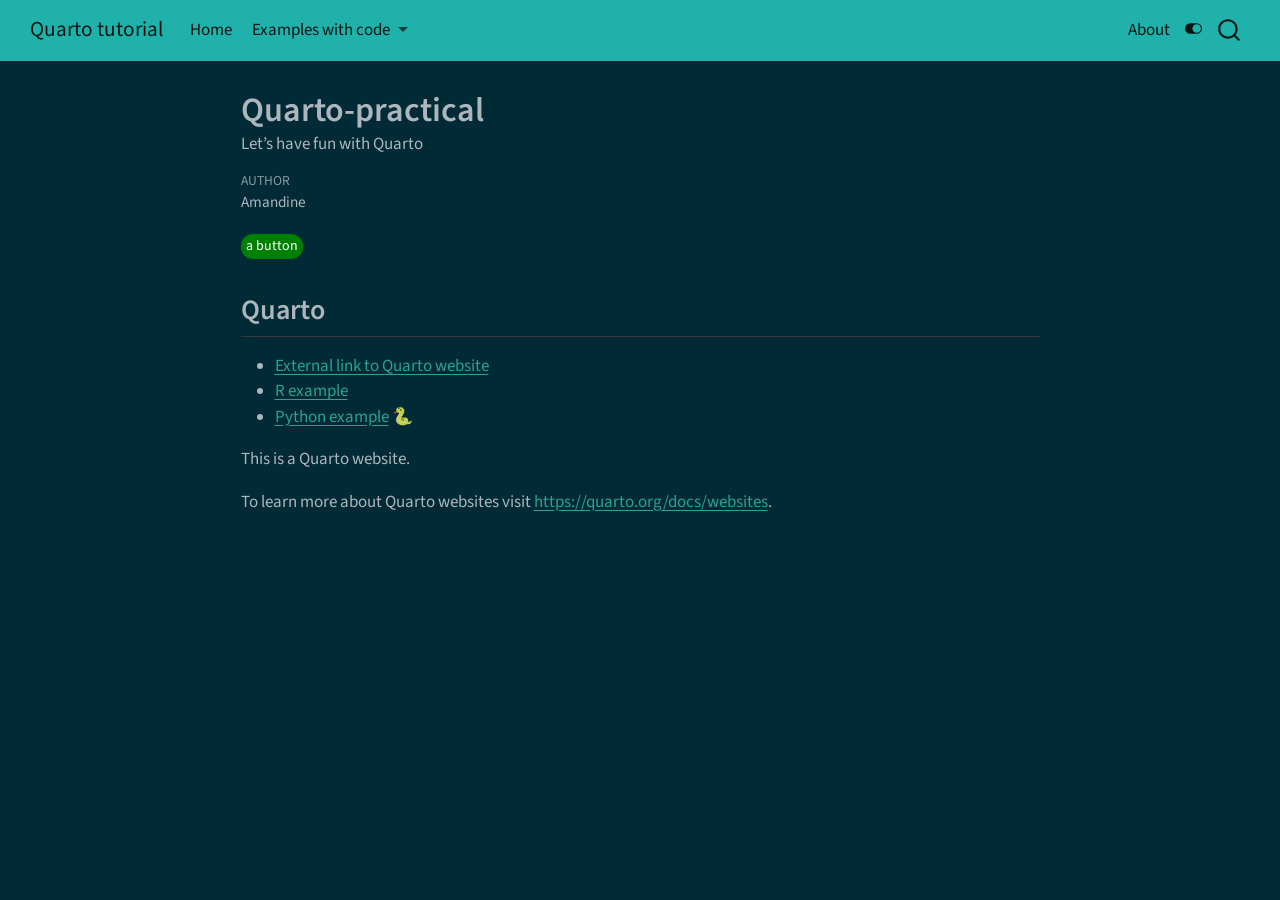
<file: index.html>
<!DOCTYPE html>
<html xmlns="http://www.w3.org/1999/xhtml" lang="en" xml:lang="en"><head>

<meta charset="utf-8">
<meta name="generator" content="quarto-1.9.37">

<meta name="viewport" content="width=device-width, initial-scale=1.0, user-scalable=yes">

<meta name="author" content="Amandine">
<meta name="description" content="Let’s have fun with Quarto">

<title>Quarto-practical – Quarto tutorial</title>
<style>
/* Default styles provided by pandoc.
** See https://pandoc.org/MANUAL.html#variables-for-html for config info.
*/
code{white-space: pre-wrap;}
span.smallcaps{font-variant: small-caps;}
div.columns{display: flex; gap: min(4vw, 1.5em);}
div.column{flex: auto; overflow-x: auto;}
div.hanging-indent{margin-left: 1.5em; text-indent: -1.5em;}
ul.task-list{list-style: none;}
ul.task-list li input[type="checkbox"] {
  width: 0.8em;
  margin: 0 0.8em 0.2em -1em; /* quarto-specific, see https://github.com/quarto-dev/quarto-cli/issues/4556 */ 
  vertical-align: middle;
}
</style>


<script src="site_libs/quarto-nav/quarto-nav.js"></script>
<script src="site_libs/quarto-nav/headroom.min.js"></script>
<script src="site_libs/clipboard/clipboard.min.js"></script>
<script src="site_libs/quarto-search/autocomplete.umd.js"></script>
<script src="site_libs/quarto-search/fuse.min.js"></script>
<script src="site_libs/quarto-search/quarto-search.js"></script>
<meta name="quarto:offset" content="./">
<script src="site_libs/quarto-html/quarto.js" type="module"></script>
<script src="site_libs/quarto-html/tabsets/tabsets.js" type="module"></script>
<script src="site_libs/quarto-html/popper.min.js"></script>
<script src="site_libs/quarto-html/tippy.umd.min.js"></script>
<script src="site_libs/quarto-html/anchor.min.js"></script>
<link href="site_libs/quarto-html/tippy.css" rel="stylesheet">
<link href="site_libs/quarto-html/quarto-syntax-highlighting-7f8f88aac4f3542376d5c11b86a4c14d.css" rel="stylesheet" class="quarto-color-scheme" id="quarto-text-highlighting-styles">
<link href="site_libs/quarto-html/quarto-syntax-highlighting-dark-d0ae9245876894da5ac7e18953ecc5cc.css" rel="stylesheet" class="quarto-color-scheme quarto-color-alternate" id="quarto-text-highlighting-styles">
<script src="site_libs/bootstrap/bootstrap.min.js"></script>
<link href="site_libs/bootstrap/bootstrap-icons.css" rel="stylesheet">
<link href="site_libs/bootstrap/bootstrap-a82d735f97e97ad919152502495f6e5d.min.css" rel="stylesheet" append-hash="true" class="quarto-color-scheme" id="quarto-bootstrap" data-mode="light">
<link href="site_libs/bootstrap/bootstrap-dark-4e848d2a3b6e5cbc6b2a62671a5d84ec.min.css" rel="stylesheet" append-hash="true" class="quarto-color-scheme quarto-color-alternate" id="quarto-bootstrap" data-mode="dark">
<script id="quarto-search-options" type="application/json">{
  "location": "navbar",
  "copy-button": false,
  "collapse-after": 3,
  "panel-placement": "end",
  "type": "overlay",
  "limit": 50,
  "keyboard-shortcut": [
    "f",
    "/",
    "s"
  ],
  "show-item-context": false,
  "language": {
    "search-no-results-text": "No results",
    "search-matching-documents-text": "matching documents",
    "search-copy-link-title": "Copy link to search",
    "search-hide-matches-text": "Hide additional matches",
    "search-more-match-text": "more match in this document",
    "search-more-matches-text": "more matches in this document",
    "search-clear-button-title": "Clear",
    "search-text-placeholder": "",
    "search-detached-cancel-button-title": "Cancel",
    "search-submit-button-title": "Submit",
    "search-label": "Search"
  }
}</script>


<link rel="stylesheet" href="styles.css">
</head>

<body class="nav-fixed fullcontent quarto-dark"><script id="quarto-html-before-body" type="application/javascript">
    const toggleBodyColorMode = (bsSheetEl) => {
      const mode = bsSheetEl.getAttribute("data-mode");
      const bodyEl = window.document.querySelector("body");
      if (mode === "dark") {
        bodyEl.classList.add("quarto-dark");
        bodyEl.classList.remove("quarto-light");
      } else {
        bodyEl.classList.add("quarto-light");
        bodyEl.classList.remove("quarto-dark");
      }
    }
    const toggleBodyColorPrimary = () => {
      const bsSheetEl = window.document.querySelector("link#quarto-bootstrap:not([rel=disabled-stylesheet])");
      if (bsSheetEl) {
        toggleBodyColorMode(bsSheetEl);
      }
    }
    const setColorSchemeToggle = (alternate) => {
      const toggles = window.document.querySelectorAll('.quarto-color-scheme-toggle');
      for (let i=0; i < toggles.length; i++) {
        const toggle = toggles[i];
        if (toggle) {
          if (alternate) {
            toggle.classList.add("alternate");
          } else {
            toggle.classList.remove("alternate");
          }
        }
      }
    };
    const toggleColorMode = (alternate) => {
      // Switch the stylesheets
      const primaryStylesheets = window.document.querySelectorAll('link.quarto-color-scheme:not(.quarto-color-alternate)');
      const alternateStylesheets = window.document.querySelectorAll('link.quarto-color-scheme.quarto-color-alternate');
      manageTransitions('#quarto-margin-sidebar .nav-link', false);
      if (alternate) {
        // note: dark is layered on light, we don't disable primary!
        enableStylesheet(alternateStylesheets);
        for (const sheetNode of alternateStylesheets) {
          if (sheetNode.id === "quarto-bootstrap") {
            toggleBodyColorMode(sheetNode);
          }
        }
      } else {
        disableStylesheet(alternateStylesheets);
        enableStylesheet(primaryStylesheets)
        toggleBodyColorPrimary();
      }
      manageTransitions('#quarto-margin-sidebar .nav-link', true);
      // Switch the toggles
      setColorSchemeToggle(alternate)
      // Hack to workaround the fact that safari doesn't
      // properly recolor the scrollbar when toggling (#1455)
      if (navigator.userAgent.indexOf('Safari') > 0 && navigator.userAgent.indexOf('Chrome') == -1) {
        manageTransitions("body", false);
        window.scrollTo(0, 1);
        setTimeout(() => {
          window.scrollTo(0, 0);
          manageTransitions("body", true);
        }, 40);
      }
    }
    const disableStylesheet = (stylesheets) => {
      for (let i=0; i < stylesheets.length; i++) {
        const stylesheet = stylesheets[i];
        stylesheet.rel = 'disabled-stylesheet';
      }
    }
    const enableStylesheet = (stylesheets) => {
      for (let i=0; i < stylesheets.length; i++) {
        const stylesheet = stylesheets[i];
        if(stylesheet.rel !== 'stylesheet') { // for Chrome, which will still FOUC without this check
          stylesheet.rel = 'stylesheet';
        }
      }
    }
    const manageTransitions = (selector, allowTransitions) => {
      const els = window.document.querySelectorAll(selector);
      for (let i=0; i < els.length; i++) {
        const el = els[i];
        if (allowTransitions) {
          el.classList.remove('notransition');
        } else {
          el.classList.add('notransition');
        }
      }
    }
    const isFileUrl = () => {
      return window.location.protocol === 'file:';
    }
    const hasAlternateSentinel = () => {
      let styleSentinel = getColorSchemeSentinel();
      if (styleSentinel !== null) {
        return styleSentinel === "alternate";
      } else {
        return false;
      }
    }
    const setStyleSentinel = (alternate) => {
      const value = alternate ? "alternate" : "default";
      if (!isFileUrl()) {
        window.localStorage.setItem("quarto-color-scheme", value);
      } else {
        localAlternateSentinel = value;
      }
    }
    const getColorSchemeSentinel = () => {
      if (!isFileUrl()) {
        const storageValue = window.localStorage.getItem("quarto-color-scheme");
        return storageValue != null ? storageValue : localAlternateSentinel;
      } else {
        return localAlternateSentinel;
      }
    }
    const toggleGiscusIfUsed = (isAlternate, darkModeDefault) => {
      const baseTheme = document.querySelector('#giscus-base-theme')?.value ?? 'light';
      const alternateTheme = document.querySelector('#giscus-alt-theme')?.value ?? 'dark';
      let newTheme = '';
      if(authorPrefersDark) {
        newTheme = isAlternate ? baseTheme : alternateTheme;
      } else {
        newTheme = isAlternate ? alternateTheme : baseTheme;
      }
      const changeGiscusTheme = () => {
        // From: https://github.com/giscus/giscus/issues/336
        const sendMessage = (message) => {
          const iframe = document.querySelector('iframe.giscus-frame');
          if (!iframe) return;
          iframe.contentWindow.postMessage({ giscus: message }, 'https://giscus.app');
        }
        sendMessage({
          setConfig: {
            theme: newTheme
          }
        });
      }
      const isGiscussLoaded = window.document.querySelector('iframe.giscus-frame') !== null;
      if (isGiscussLoaded) {
        changeGiscusTheme();
      }
    };
    const authorPrefersDark = true;
    const darkModeDefault = authorPrefersDark;
    let localAlternateSentinel = darkModeDefault ? 'alternate' : 'default';
    // Dark / light mode switch
    window.quartoToggleColorScheme = () => {
      // Read the current dark / light value
      let toAlternate = !hasAlternateSentinel();
      toggleColorMode(toAlternate);
      setStyleSentinel(toAlternate);
      toggleGiscusIfUsed(toAlternate, darkModeDefault);
      window.dispatchEvent(new Event('resize'));
    };
    // Switch to dark mode if need be
    if (hasAlternateSentinel()) {
      toggleColorMode(true);
    } else {
      toggleColorMode(false);
    }
  </script>

<div id="quarto-search-results"></div>
  <header id="quarto-header" class="headroom fixed-top">
    <nav class="navbar navbar-expand-lg " data-bs-theme="dark">
      <div class="navbar-container container-fluid">
      <div class="navbar-brand-container mx-auto">
    <a class="navbar-brand" href="./index.html">
    <span class="navbar-title">Quarto tutorial</span>
    </a>
  </div>
            <div id="quarto-search" class="" title="Search"></div>
          <button class="navbar-toggler" type="button" data-bs-toggle="collapse" data-bs-target="#navbarCollapse" aria-controls="navbarCollapse" role="menu" aria-expanded="false" aria-label="Toggle navigation" onclick="if (window.quartoToggleHeadroom) { window.quartoToggleHeadroom(); }">
  <span class="navbar-toggler-icon"></span>
</button>
          <div class="collapse navbar-collapse" id="navbarCollapse">
            <ul class="navbar-nav navbar-nav-scroll me-auto">
  <li class="nav-item">
    <a class="nav-link active" href="./index.html" aria-current="page"> 
<span class="menu-text">Home</span></a>
  </li>  
  <li class="nav-item dropdown ">
    <a class="nav-link dropdown-toggle" href="#" id="nav-menu-examples-with-code" role="link" data-bs-toggle="dropdown" aria-expanded="false">
 <span class="menu-text">Examples with code</span>
    </a>
    <ul class="dropdown-menu" aria-labelledby="nav-menu-examples-with-code">    
        <li>
    <a class="dropdown-item" href="./doc/r.html">
 <span class="dropdown-text">R code</span></a>
  </li>  
        <li>
    <a class="dropdown-item" href="./doc/python.html">
 <span class="dropdown-text">Python code</span></a>
  </li>  
    </ul>
  </li>
</ul>
            <ul class="navbar-nav navbar-nav-scroll ms-auto">
  <li class="nav-item">
    <a class="nav-link" href="./about.html"> 
<span class="menu-text">About</span></a>
  </li>  
</ul>
          </div> <!-- /navcollapse -->
            <div class="quarto-navbar-tools">
  <a href="" class="quarto-color-scheme-toggle quarto-navigation-tool  px-1" onclick="window.quartoToggleColorScheme(); return false;" title="Toggle dark mode"><i class="bi"></i></a>
</div>
      </div> <!-- /container-fluid -->
    </nav>
</header>
<!-- content -->
<div id="quarto-content" class="quarto-container page-columns page-rows-contents page-layout-article page-navbar">
<!-- sidebar -->
<!-- margin-sidebar -->
    
<!-- main -->
<main class="content" id="quarto-document-content">


<header id="title-block-header" class="quarto-title-block default">
<div class="quarto-title">
<h1 class="title">Quarto-practical</h1>
</div>

<div>
  <div class="description">
    Let’s have fun with Quarto
  </div>
</div>


<div class="quarto-title-meta">

    <div>
    <div class="quarto-title-meta-heading">Author</div>
    <div class="quarto-title-meta-contents">
             <p>Amandine </p>
          </div>
  </div>
    
  
    
  </div>
  


</header>


<p><span class="green-button">a button</span></p>
<section id="quarto" class="level2">
<h2 class="anchored" data-anchor-id="quarto">Quarto</h2>
<ul>
<li><a href="https://quarto.org/" target="_blank">External link to Quarto website</a></li>
<li><a href="./doc/r.html">R example</a></li>
<li><a href="./doc/python.html">Python example</a> <span class="emoji" data-emoji="snake">🐍</span></li>
</ul>
<p>This is a Quarto website.</p>
<p>To learn more about Quarto websites visit <a href="https://quarto.org/docs/websites" class="uri">https://quarto.org/docs/websites</a>.</p>


</section>

</main> <!-- /main -->
<script id="quarto-html-after-body" type="application/javascript">
  window.document.addEventListener("DOMContentLoaded", function (event) {
    // Ensure there is a toggle, if there isn't float one in the top right
    if (window.document.querySelector('.quarto-color-scheme-toggle') === null) {
      const a = window.document.createElement('a');
      a.classList.add('top-right');
      a.classList.add('quarto-color-scheme-toggle');
      a.href = "";
      a.onclick = function() { try { window.quartoToggleColorScheme(); } catch {} return false; };
      const i = window.document.createElement("i");
      i.classList.add('bi');
      a.appendChild(i);
      window.document.body.appendChild(a);
    }
    setColorSchemeToggle(hasAlternateSentinel())
    const icon = "";
    const anchorJS = new window.AnchorJS();
    anchorJS.options = {
      placement: 'right',
      icon: icon
    };
    anchorJS.add('.anchored');
    const isCodeAnnotation = (el) => {
      for (const clz of el.classList) {
        if (clz.startsWith('code-annotation-')) {                     
          return true;
        }
      }
      return false;
    }
    const onCopySuccess = function(e) {
      // button target
      const button = e.trigger;
      // don't keep focus
      button.blur();
      // flash "checked"
      button.classList.add('code-copy-button-checked');
      var currentTitle = button.getAttribute("title");
      button.setAttribute("title", "Copied!");
      let tooltip;
      if (window.bootstrap) {
        button.setAttribute("data-bs-toggle", "tooltip");
        button.setAttribute("data-bs-placement", "left");
        button.setAttribute("data-bs-title", "Copied!");
        tooltip = new bootstrap.Tooltip(button, 
          { trigger: "manual", 
            customClass: "code-copy-button-tooltip",
            offset: [0, -8]});
        tooltip.show();    
      }
      setTimeout(function() {
        if (tooltip) {
          tooltip.hide();
          button.removeAttribute("data-bs-title");
          button.removeAttribute("data-bs-toggle");
          button.removeAttribute("data-bs-placement");
        }
        button.setAttribute("title", currentTitle);
        button.classList.remove('code-copy-button-checked');
      }, 1000);
      // clear code selection
      e.clearSelection();
    }
    const getTextToCopy = function(trigger) {
      const outerScaffold = trigger.parentElement.cloneNode(true);
      const codeEl = outerScaffold.querySelector('code');
      for (const childEl of codeEl.children) {
        if (isCodeAnnotation(childEl)) {
          childEl.remove();
        }
      }
      return codeEl.innerText;
    }
    const clipboard = new window.ClipboardJS('.code-copy-button:not([data-in-quarto-modal])', {
      text: getTextToCopy
    });
    clipboard.on('success', onCopySuccess);
    if (window.document.getElementById('quarto-embedded-source-code-modal')) {
      const clipboardModal = new window.ClipboardJS('.code-copy-button[data-in-quarto-modal]', {
        text: getTextToCopy,
        container: window.document.getElementById('quarto-embedded-source-code-modal')
      });
      clipboardModal.on('success', onCopySuccess);
    }
      var localhostRegex = new RegExp(/^(?:http|https):\/\/localhost\:?[0-9]*\//);
      var mailtoRegex = new RegExp(/^mailto:/);
        var filterRegex = new RegExp("https:\/\/amandinelfgs\.github\.io\/Quarto-practical\/");
      var isInternal = (href) => {
          return filterRegex.test(href) || localhostRegex.test(href) || mailtoRegex.test(href);
      }
      // Inspect non-navigation links and adorn them if external
     var links = window.document.querySelectorAll('a[href]:not(.nav-link):not(.navbar-brand):not(.toc-action):not(.sidebar-link):not(.sidebar-item-toggle):not(.pagination-link):not(.no-external):not([aria-hidden]):not(.dropdown-item):not(.quarto-navigation-tool):not(.about-link)');
      for (var i=0; i<links.length; i++) {
        const link = links[i];
        if (!isInternal(link.href)) {
          // undo the damage that might have been done by quarto-nav.js in the case of
          // links that we want to consider external
          if (link.dataset.originalHref !== undefined) {
            link.href = link.dataset.originalHref;
          }
        }
      }
    function tippyHover(el, contentFn, onTriggerFn, onUntriggerFn) {
      const config = {
        allowHTML: true,
        maxWidth: 500,
        delay: 100,
        arrow: false,
        appendTo: function(el) {
            return el.parentElement;
        },
        interactive: true,
        interactiveBorder: 10,
        theme: 'quarto',
        placement: 'bottom-start',
      };
      if (contentFn) {
        config.content = contentFn;
      }
      if (onTriggerFn) {
        config.onTrigger = onTriggerFn;
      }
      if (onUntriggerFn) {
        config.onUntrigger = onUntriggerFn;
      }
      window.tippy(el, config); 
    }
    const noterefs = window.document.querySelectorAll('a[role="doc-noteref"]');
    for (var i=0; i<noterefs.length; i++) {
      const ref = noterefs[i];
      tippyHover(ref, function() {
        // use id or data attribute instead here
        let href = ref.getAttribute('data-footnote-href') || ref.getAttribute('href');
        try { href = new URL(href).hash; } catch {}
        const id = href.replace(/^#\/?/, "");
        const note = window.document.getElementById(id);
        if (note) {
          return note.innerHTML;
        } else {
          return "";
        }
      });
    }
    const xrefs = window.document.querySelectorAll('a.quarto-xref');
    const processXRef = (id, note) => {
      // Strip column container classes
      const stripColumnClz = (el) => {
        el.classList.remove("page-full", "page-columns");
        if (el.children) {
          for (const child of el.children) {
            stripColumnClz(child);
          }
        }
      }
      stripColumnClz(note)
      if (id === null || id.startsWith('sec-')) {
        // Special case sections, only their first couple elements
        const container = document.createElement("div");
        if (note.children && note.children.length > 2) {
          container.appendChild(note.children[0].cloneNode(true));
          for (let i = 1; i < note.children.length; i++) {
            const child = note.children[i];
            if (child.tagName === "P" && child.innerText === "") {
              continue;
            } else {
              container.appendChild(child.cloneNode(true));
              break;
            }
          }
          if (window.Quarto?.typesetMath) {
            window.Quarto.typesetMath(container);
          }
          return container.innerHTML
        } else {
          if (window.Quarto?.typesetMath) {
            window.Quarto.typesetMath(note);
          }
          return note.innerHTML;
        }
      } else {
        // Remove any anchor links if they are present
        const anchorLink = note.querySelector('a.anchorjs-link');
        if (anchorLink) {
          anchorLink.remove();
        }
        if (window.Quarto?.typesetMath) {
          window.Quarto.typesetMath(note);
        }
        if (note.classList.contains("callout")) {
          return note.outerHTML;
        } else {
          return note.innerHTML;
        }
      }
    }
    for (var i=0; i<xrefs.length; i++) {
      const xref = xrefs[i];
      tippyHover(xref, undefined, function(instance) {
        instance.disable();
        let url = xref.getAttribute('href');
        let hash = undefined; 
        if (url.startsWith('#')) {
          hash = url;
        } else {
          try { hash = new URL(url).hash; } catch {}
        }
        if (hash) {
          const id = hash.replace(/^#\/?/, "");
          const note = window.document.getElementById(id);
          if (note !== null) {
            try {
              const html = processXRef(id, note.cloneNode(true));
              instance.setContent(html);
            } finally {
              instance.enable();
              instance.show();
            }
          } else {
            // See if we can fetch this
            fetch(url.split('#')[0])
            .then(res => res.text())
            .then(html => {
              const parser = new DOMParser();
              const htmlDoc = parser.parseFromString(html, "text/html");
              const note = htmlDoc.getElementById(id);
              if (note !== null) {
                const html = processXRef(id, note);
                instance.setContent(html);
              } 
            }).finally(() => {
              instance.enable();
              instance.show();
            });
          }
        } else {
          // See if we can fetch a full url (with no hash to target)
          // This is a special case and we should probably do some content thinning / targeting
          fetch(url)
          .then(res => res.text())
          .then(html => {
            const parser = new DOMParser();
            const htmlDoc = parser.parseFromString(html, "text/html");
            const note = htmlDoc.querySelector('main.content');
            if (note !== null) {
              // This should only happen for chapter cross references
              // (since there is no id in the URL)
              // remove the first header
              if (note.children.length > 0 && note.children[0].tagName === "HEADER") {
                note.children[0].remove();
              }
              const html = processXRef(null, note);
              instance.setContent(html);
            } 
          }).finally(() => {
            instance.enable();
            instance.show();
          });
        }
      }, function(instance) {
      });
    }
        let selectedAnnoteEl;
        const selectorForAnnotation = ( cell, annotation) => {
          let cellAttr = 'data-code-cell="' + cell + '"';
          let lineAttr = 'data-code-annotation="' +  annotation + '"';
          const selector = 'span[' + cellAttr + '][' + lineAttr + ']';
          return selector;
        }
        const selectCodeLines = (annoteEl) => {
          const doc = window.document;
          const targetCell = annoteEl.getAttribute("data-target-cell");
          const targetAnnotation = annoteEl.getAttribute("data-target-annotation");
          const annoteSpan = window.document.querySelector(selectorForAnnotation(targetCell, targetAnnotation));
          const lines = annoteSpan.getAttribute("data-code-lines").split(",");
          const lineIds = lines.map((line) => {
            return targetCell + "-" + line;
          })
          let top = null;
          let height = null;
          let parent = null;
          if (lineIds.length > 0) {
              //compute the position of the single el (top and bottom and make a div)
              const el = window.document.getElementById(lineIds[0]);
              top = el.offsetTop;
              height = el.offsetHeight;
              parent = el.parentElement.parentElement;
            if (lineIds.length > 1) {
              const lastEl = window.document.getElementById(lineIds[lineIds.length - 1]);
              const bottom = lastEl.offsetTop + lastEl.offsetHeight;
              height = bottom - top;
            }
            if (top !== null && height !== null && parent !== null) {
              // cook up a div (if necessary) and position it 
              let div = window.document.getElementById("code-annotation-line-highlight");
              if (div === null) {
                div = window.document.createElement("div");
                div.setAttribute("id", "code-annotation-line-highlight");
                div.style.position = 'absolute';
                parent.appendChild(div);
              }
              div.style.top = top - 2 + "px";
              div.style.height = height + 4 + "px";
              div.style.left = 0;
              let gutterDiv = window.document.getElementById("code-annotation-line-highlight-gutter");
              if (gutterDiv === null) {
                gutterDiv = window.document.createElement("div");
                gutterDiv.setAttribute("id", "code-annotation-line-highlight-gutter");
                gutterDiv.style.position = 'absolute';
                const codeCell = window.document.getElementById(targetCell);
                const gutter = codeCell.querySelector('.code-annotation-gutter');
                gutter.appendChild(gutterDiv);
              }
              gutterDiv.style.top = top - 2 + "px";
              gutterDiv.style.height = height + 4 + "px";
            }
            selectedAnnoteEl = annoteEl;
          }
        };
        const unselectCodeLines = () => {
          const elementsIds = ["code-annotation-line-highlight", "code-annotation-line-highlight-gutter"];
          elementsIds.forEach((elId) => {
            const div = window.document.getElementById(elId);
            if (div) {
              div.remove();
            }
          });
          selectedAnnoteEl = undefined;
        };
          // Handle positioning of the toggle
      window.addEventListener(
        "resize",
        throttle(() => {
          elRect = undefined;
          if (selectedAnnoteEl) {
            selectCodeLines(selectedAnnoteEl);
          }
        }, 10)
      );
      function throttle(fn, ms) {
      let throttle = false;
      let timer;
        return (...args) => {
          if(!throttle) { // first call gets through
              fn.apply(this, args);
              throttle = true;
          } else { // all the others get throttled
              if(timer) clearTimeout(timer); // cancel #2
              timer = setTimeout(() => {
                fn.apply(this, args);
                timer = throttle = false;
              }, ms);
          }
        };
      }
        // Attach click handler to the DT
        const annoteDls = window.document.querySelectorAll('dt[data-target-cell]');
        for (const annoteDlNode of annoteDls) {
          annoteDlNode.addEventListener('click', (event) => {
            const clickedEl = event.target;
            if (clickedEl !== selectedAnnoteEl) {
              unselectCodeLines();
              const activeEl = window.document.querySelector('dt[data-target-cell].code-annotation-active');
              if (activeEl) {
                activeEl.classList.remove('code-annotation-active');
              }
              selectCodeLines(clickedEl);
              clickedEl.classList.add('code-annotation-active');
            } else {
              // Unselect the line
              unselectCodeLines();
              clickedEl.classList.remove('code-annotation-active');
            }
          });
        }
    const findCites = (el) => {
      const parentEl = el.parentElement;
      if (parentEl) {
        const cites = parentEl.dataset.cites;
        if (cites) {
          return {
            el,
            cites: cites.split(' ')
          };
        } else {
          return findCites(el.parentElement)
        }
      } else {
        return undefined;
      }
    };
    var bibliorefs = window.document.querySelectorAll('a[role="doc-biblioref"]');
    for (var i=0; i<bibliorefs.length; i++) {
      const ref = bibliorefs[i];
      const citeInfo = findCites(ref);
      if (citeInfo) {
        tippyHover(citeInfo.el, function() {
          var popup = window.document.createElement('div');
          citeInfo.cites.forEach(function(cite) {
            var citeDiv = window.document.createElement('div');
            citeDiv.classList.add('hanging-indent');
            citeDiv.classList.add('csl-entry');
            var biblioDiv = window.document.getElementById('ref-' + cite);
            if (biblioDiv) {
              citeDiv.innerHTML = biblioDiv.innerHTML;
            }
            popup.appendChild(citeDiv);
          });
          return popup.innerHTML;
        });
      }
    }
  });
  </script>
</div> <!-- /content -->




</body></html>
</file>
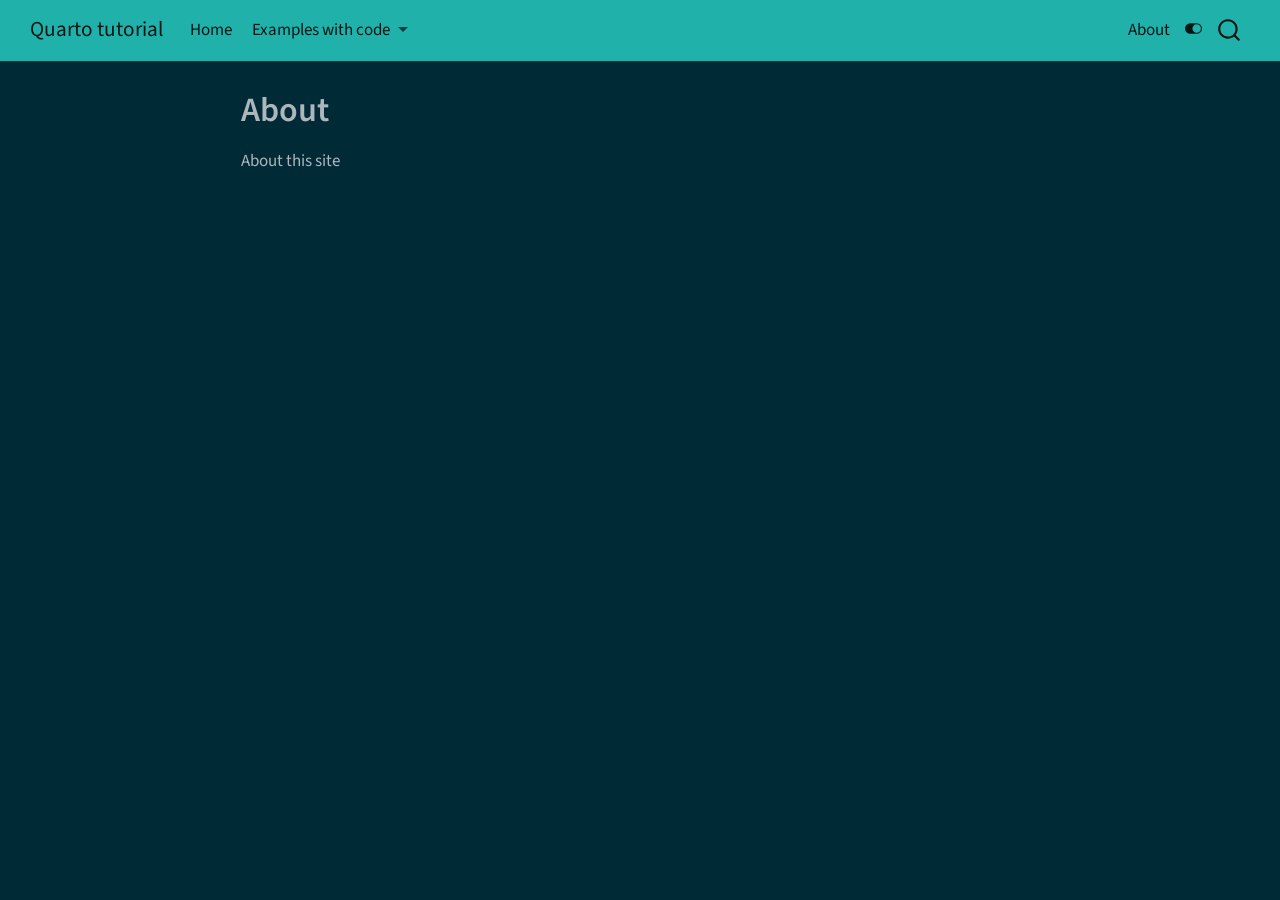
<file: about.html>
<!DOCTYPE html>
<html xmlns="http://www.w3.org/1999/xhtml" lang="en" xml:lang="en"><head>

<meta charset="utf-8">
<meta name="generator" content="quarto-1.9.37">

<meta name="viewport" content="width=device-width, initial-scale=1.0, user-scalable=yes">


<title>About – Quarto tutorial</title>
<style>
/* Default styles provided by pandoc.
** See https://pandoc.org/MANUAL.html#variables-for-html for config info.
*/
code{white-space: pre-wrap;}
span.smallcaps{font-variant: small-caps;}
div.columns{display: flex; gap: min(4vw, 1.5em);}
div.column{flex: auto; overflow-x: auto;}
div.hanging-indent{margin-left: 1.5em; text-indent: -1.5em;}
ul.task-list{list-style: none;}
ul.task-list li input[type="checkbox"] {
  width: 0.8em;
  margin: 0 0.8em 0.2em -1em; /* quarto-specific, see https://github.com/quarto-dev/quarto-cli/issues/4556 */ 
  vertical-align: middle;
}
</style>


<script src="site_libs/quarto-nav/quarto-nav.js"></script>
<script src="site_libs/quarto-nav/headroom.min.js"></script>
<script src="site_libs/clipboard/clipboard.min.js"></script>
<script src="site_libs/quarto-search/autocomplete.umd.js"></script>
<script src="site_libs/quarto-search/fuse.min.js"></script>
<script src="site_libs/quarto-search/quarto-search.js"></script>
<meta name="quarto:offset" content="./">
<script src="site_libs/quarto-html/quarto.js" type="module"></script>
<script src="site_libs/quarto-html/tabsets/tabsets.js" type="module"></script>
<script src="site_libs/quarto-html/popper.min.js"></script>
<script src="site_libs/quarto-html/tippy.umd.min.js"></script>
<script src="site_libs/quarto-html/anchor.min.js"></script>
<link href="site_libs/quarto-html/tippy.css" rel="stylesheet">
<link href="site_libs/quarto-html/quarto-syntax-highlighting-7f8f88aac4f3542376d5c11b86a4c14d.css" rel="stylesheet" class="quarto-color-scheme" id="quarto-text-highlighting-styles">
<link href="site_libs/quarto-html/quarto-syntax-highlighting-dark-d0ae9245876894da5ac7e18953ecc5cc.css" rel="stylesheet" class="quarto-color-scheme quarto-color-alternate" id="quarto-text-highlighting-styles">
<script src="site_libs/bootstrap/bootstrap.min.js"></script>
<link href="site_libs/bootstrap/bootstrap-icons.css" rel="stylesheet">
<link href="site_libs/bootstrap/bootstrap-a82d735f97e97ad919152502495f6e5d.min.css" rel="stylesheet" append-hash="true" class="quarto-color-scheme" id="quarto-bootstrap" data-mode="light">
<link href="site_libs/bootstrap/bootstrap-dark-4e848d2a3b6e5cbc6b2a62671a5d84ec.min.css" rel="stylesheet" append-hash="true" class="quarto-color-scheme quarto-color-alternate" id="quarto-bootstrap" data-mode="dark">
<script id="quarto-search-options" type="application/json">{
  "location": "navbar",
  "copy-button": false,
  "collapse-after": 3,
  "panel-placement": "end",
  "type": "overlay",
  "limit": 50,
  "keyboard-shortcut": [
    "f",
    "/",
    "s"
  ],
  "show-item-context": false,
  "language": {
    "search-no-results-text": "No results",
    "search-matching-documents-text": "matching documents",
    "search-copy-link-title": "Copy link to search",
    "search-hide-matches-text": "Hide additional matches",
    "search-more-match-text": "more match in this document",
    "search-more-matches-text": "more matches in this document",
    "search-clear-button-title": "Clear",
    "search-text-placeholder": "",
    "search-detached-cancel-button-title": "Cancel",
    "search-submit-button-title": "Submit",
    "search-label": "Search"
  }
}</script>


<link rel="stylesheet" href="styles.css">
</head>

<body class="nav-fixed fullcontent quarto-dark"><script id="quarto-html-before-body" type="application/javascript">
    const toggleBodyColorMode = (bsSheetEl) => {
      const mode = bsSheetEl.getAttribute("data-mode");
      const bodyEl = window.document.querySelector("body");
      if (mode === "dark") {
        bodyEl.classList.add("quarto-dark");
        bodyEl.classList.remove("quarto-light");
      } else {
        bodyEl.classList.add("quarto-light");
        bodyEl.classList.remove("quarto-dark");
      }
    }
    const toggleBodyColorPrimary = () => {
      const bsSheetEl = window.document.querySelector("link#quarto-bootstrap:not([rel=disabled-stylesheet])");
      if (bsSheetEl) {
        toggleBodyColorMode(bsSheetEl);
      }
    }
    const setColorSchemeToggle = (alternate) => {
      const toggles = window.document.querySelectorAll('.quarto-color-scheme-toggle');
      for (let i=0; i < toggles.length; i++) {
        const toggle = toggles[i];
        if (toggle) {
          if (alternate) {
            toggle.classList.add("alternate");
          } else {
            toggle.classList.remove("alternate");
          }
        }
      }
    };
    const toggleColorMode = (alternate) => {
      // Switch the stylesheets
      const primaryStylesheets = window.document.querySelectorAll('link.quarto-color-scheme:not(.quarto-color-alternate)');
      const alternateStylesheets = window.document.querySelectorAll('link.quarto-color-scheme.quarto-color-alternate');
      manageTransitions('#quarto-margin-sidebar .nav-link', false);
      if (alternate) {
        // note: dark is layered on light, we don't disable primary!
        enableStylesheet(alternateStylesheets);
        for (const sheetNode of alternateStylesheets) {
          if (sheetNode.id === "quarto-bootstrap") {
            toggleBodyColorMode(sheetNode);
          }
        }
      } else {
        disableStylesheet(alternateStylesheets);
        enableStylesheet(primaryStylesheets)
        toggleBodyColorPrimary();
      }
      manageTransitions('#quarto-margin-sidebar .nav-link', true);
      // Switch the toggles
      setColorSchemeToggle(alternate)
      // Hack to workaround the fact that safari doesn't
      // properly recolor the scrollbar when toggling (#1455)
      if (navigator.userAgent.indexOf('Safari') > 0 && navigator.userAgent.indexOf('Chrome') == -1) {
        manageTransitions("body", false);
        window.scrollTo(0, 1);
        setTimeout(() => {
          window.scrollTo(0, 0);
          manageTransitions("body", true);
        }, 40);
      }
    }
    const disableStylesheet = (stylesheets) => {
      for (let i=0; i < stylesheets.length; i++) {
        const stylesheet = stylesheets[i];
        stylesheet.rel = 'disabled-stylesheet';
      }
    }
    const enableStylesheet = (stylesheets) => {
      for (let i=0; i < stylesheets.length; i++) {
        const stylesheet = stylesheets[i];
        if(stylesheet.rel !== 'stylesheet') { // for Chrome, which will still FOUC without this check
          stylesheet.rel = 'stylesheet';
        }
      }
    }
    const manageTransitions = (selector, allowTransitions) => {
      const els = window.document.querySelectorAll(selector);
      for (let i=0; i < els.length; i++) {
        const el = els[i];
        if (allowTransitions) {
          el.classList.remove('notransition');
        } else {
          el.classList.add('notransition');
        }
      }
    }
    const isFileUrl = () => {
      return window.location.protocol === 'file:';
    }
    const hasAlternateSentinel = () => {
      let styleSentinel = getColorSchemeSentinel();
      if (styleSentinel !== null) {
        return styleSentinel === "alternate";
      } else {
        return false;
      }
    }
    const setStyleSentinel = (alternate) => {
      const value = alternate ? "alternate" : "default";
      if (!isFileUrl()) {
        window.localStorage.setItem("quarto-color-scheme", value);
      } else {
        localAlternateSentinel = value;
      }
    }
    const getColorSchemeSentinel = () => {
      if (!isFileUrl()) {
        const storageValue = window.localStorage.getItem("quarto-color-scheme");
        return storageValue != null ? storageValue : localAlternateSentinel;
      } else {
        return localAlternateSentinel;
      }
    }
    const toggleGiscusIfUsed = (isAlternate, darkModeDefault) => {
      const baseTheme = document.querySelector('#giscus-base-theme')?.value ?? 'light';
      const alternateTheme = document.querySelector('#giscus-alt-theme')?.value ?? 'dark';
      let newTheme = '';
      if(authorPrefersDark) {
        newTheme = isAlternate ? baseTheme : alternateTheme;
      } else {
        newTheme = isAlternate ? alternateTheme : baseTheme;
      }
      const changeGiscusTheme = () => {
        // From: https://github.com/giscus/giscus/issues/336
        const sendMessage = (message) => {
          const iframe = document.querySelector('iframe.giscus-frame');
          if (!iframe) return;
          iframe.contentWindow.postMessage({ giscus: message }, 'https://giscus.app');
        }
        sendMessage({
          setConfig: {
            theme: newTheme
          }
        });
      }
      const isGiscussLoaded = window.document.querySelector('iframe.giscus-frame') !== null;
      if (isGiscussLoaded) {
        changeGiscusTheme();
      }
    };
    const authorPrefersDark = true;
    const darkModeDefault = authorPrefersDark;
    let localAlternateSentinel = darkModeDefault ? 'alternate' : 'default';
    // Dark / light mode switch
    window.quartoToggleColorScheme = () => {
      // Read the current dark / light value
      let toAlternate = !hasAlternateSentinel();
      toggleColorMode(toAlternate);
      setStyleSentinel(toAlternate);
      toggleGiscusIfUsed(toAlternate, darkModeDefault);
      window.dispatchEvent(new Event('resize'));
    };
    // Switch to dark mode if need be
    if (hasAlternateSentinel()) {
      toggleColorMode(true);
    } else {
      toggleColorMode(false);
    }
  </script>

<div id="quarto-search-results"></div>
  <header id="quarto-header" class="headroom fixed-top">
    <nav class="navbar navbar-expand-lg " data-bs-theme="dark">
      <div class="navbar-container container-fluid">
      <div class="navbar-brand-container mx-auto">
    <a class="navbar-brand" href="./index.html">
    <span class="navbar-title">Quarto tutorial</span>
    </a>
  </div>
            <div id="quarto-search" class="" title="Search"></div>
          <button class="navbar-toggler" type="button" data-bs-toggle="collapse" data-bs-target="#navbarCollapse" aria-controls="navbarCollapse" role="menu" aria-expanded="false" aria-label="Toggle navigation" onclick="if (window.quartoToggleHeadroom) { window.quartoToggleHeadroom(); }">
  <span class="navbar-toggler-icon"></span>
</button>
          <div class="collapse navbar-collapse" id="navbarCollapse">
            <ul class="navbar-nav navbar-nav-scroll me-auto">
  <li class="nav-item">
    <a class="nav-link" href="./index.html"> 
<span class="menu-text">Home</span></a>
  </li>  
  <li class="nav-item dropdown ">
    <a class="nav-link dropdown-toggle" href="#" id="nav-menu-examples-with-code" role="link" data-bs-toggle="dropdown" aria-expanded="false">
 <span class="menu-text">Examples with code</span>
    </a>
    <ul class="dropdown-menu" aria-labelledby="nav-menu-examples-with-code">    
        <li>
    <a class="dropdown-item" href="./doc/r.html">
 <span class="dropdown-text">R code</span></a>
  </li>  
        <li>
    <a class="dropdown-item" href="./doc/python.html">
 <span class="dropdown-text">Python code</span></a>
  </li>  
    </ul>
  </li>
</ul>
            <ul class="navbar-nav navbar-nav-scroll ms-auto">
  <li class="nav-item">
    <a class="nav-link active" href="./about.html" aria-current="page"> 
<span class="menu-text">About</span></a>
  </li>  
</ul>
          </div> <!-- /navcollapse -->
            <div class="quarto-navbar-tools">
  <a href="" class="quarto-color-scheme-toggle quarto-navigation-tool  px-1" onclick="window.quartoToggleColorScheme(); return false;" title="Toggle dark mode"><i class="bi"></i></a>
</div>
      </div> <!-- /container-fluid -->
    </nav>
</header>
<!-- content -->
<div id="quarto-content" class="quarto-container page-columns page-rows-contents page-layout-article page-navbar">
<!-- sidebar -->
<!-- margin-sidebar -->
    
<!-- main -->
<main class="content" id="quarto-document-content">


<header id="title-block-header" class="quarto-title-block default">
<div class="quarto-title">
<h1 class="title">About</h1>
</div>



<div class="quarto-title-meta">

    
  
    
  </div>
  


</header>


<p>About this site</p>



</main> <!-- /main -->
<script id="quarto-html-after-body" type="application/javascript">
  window.document.addEventListener("DOMContentLoaded", function (event) {
    // Ensure there is a toggle, if there isn't float one in the top right
    if (window.document.querySelector('.quarto-color-scheme-toggle') === null) {
      const a = window.document.createElement('a');
      a.classList.add('top-right');
      a.classList.add('quarto-color-scheme-toggle');
      a.href = "";
      a.onclick = function() { try { window.quartoToggleColorScheme(); } catch {} return false; };
      const i = window.document.createElement("i");
      i.classList.add('bi');
      a.appendChild(i);
      window.document.body.appendChild(a);
    }
    setColorSchemeToggle(hasAlternateSentinel())
    const icon = "";
    const anchorJS = new window.AnchorJS();
    anchorJS.options = {
      placement: 'right',
      icon: icon
    };
    anchorJS.add('.anchored');
    const isCodeAnnotation = (el) => {
      for (const clz of el.classList) {
        if (clz.startsWith('code-annotation-')) {                     
          return true;
        }
      }
      return false;
    }
    const onCopySuccess = function(e) {
      // button target
      const button = e.trigger;
      // don't keep focus
      button.blur();
      // flash "checked"
      button.classList.add('code-copy-button-checked');
      var currentTitle = button.getAttribute("title");
      button.setAttribute("title", "Copied!");
      let tooltip;
      if (window.bootstrap) {
        button.setAttribute("data-bs-toggle", "tooltip");
        button.setAttribute("data-bs-placement", "left");
        button.setAttribute("data-bs-title", "Copied!");
        tooltip = new bootstrap.Tooltip(button, 
          { trigger: "manual", 
            customClass: "code-copy-button-tooltip",
            offset: [0, -8]});
        tooltip.show();    
      }
      setTimeout(function() {
        if (tooltip) {
          tooltip.hide();
          button.removeAttribute("data-bs-title");
          button.removeAttribute("data-bs-toggle");
          button.removeAttribute("data-bs-placement");
        }
        button.setAttribute("title", currentTitle);
        button.classList.remove('code-copy-button-checked');
      }, 1000);
      // clear code selection
      e.clearSelection();
    }
    const getTextToCopy = function(trigger) {
      const outerScaffold = trigger.parentElement.cloneNode(true);
      const codeEl = outerScaffold.querySelector('code');
      for (const childEl of codeEl.children) {
        if (isCodeAnnotation(childEl)) {
          childEl.remove();
        }
      }
      return codeEl.innerText;
    }
    const clipboard = new window.ClipboardJS('.code-copy-button:not([data-in-quarto-modal])', {
      text: getTextToCopy
    });
    clipboard.on('success', onCopySuccess);
    if (window.document.getElementById('quarto-embedded-source-code-modal')) {
      const clipboardModal = new window.ClipboardJS('.code-copy-button[data-in-quarto-modal]', {
        text: getTextToCopy,
        container: window.document.getElementById('quarto-embedded-source-code-modal')
      });
      clipboardModal.on('success', onCopySuccess);
    }
      var localhostRegex = new RegExp(/^(?:http|https):\/\/localhost\:?[0-9]*\//);
      var mailtoRegex = new RegExp(/^mailto:/);
        var filterRegex = new RegExp("https:\/\/amandinelfgs\.github\.io\/Quarto-practical\/");
      var isInternal = (href) => {
          return filterRegex.test(href) || localhostRegex.test(href) || mailtoRegex.test(href);
      }
      // Inspect non-navigation links and adorn them if external
     var links = window.document.querySelectorAll('a[href]:not(.nav-link):not(.navbar-brand):not(.toc-action):not(.sidebar-link):not(.sidebar-item-toggle):not(.pagination-link):not(.no-external):not([aria-hidden]):not(.dropdown-item):not(.quarto-navigation-tool):not(.about-link)');
      for (var i=0; i<links.length; i++) {
        const link = links[i];
        if (!isInternal(link.href)) {
          // undo the damage that might have been done by quarto-nav.js in the case of
          // links that we want to consider external
          if (link.dataset.originalHref !== undefined) {
            link.href = link.dataset.originalHref;
          }
        }
      }
    function tippyHover(el, contentFn, onTriggerFn, onUntriggerFn) {
      const config = {
        allowHTML: true,
        maxWidth: 500,
        delay: 100,
        arrow: false,
        appendTo: function(el) {
            return el.parentElement;
        },
        interactive: true,
        interactiveBorder: 10,
        theme: 'quarto',
        placement: 'bottom-start',
      };
      if (contentFn) {
        config.content = contentFn;
      }
      if (onTriggerFn) {
        config.onTrigger = onTriggerFn;
      }
      if (onUntriggerFn) {
        config.onUntrigger = onUntriggerFn;
      }
      window.tippy(el, config); 
    }
    const noterefs = window.document.querySelectorAll('a[role="doc-noteref"]');
    for (var i=0; i<noterefs.length; i++) {
      const ref = noterefs[i];
      tippyHover(ref, function() {
        // use id or data attribute instead here
        let href = ref.getAttribute('data-footnote-href') || ref.getAttribute('href');
        try { href = new URL(href).hash; } catch {}
        const id = href.replace(/^#\/?/, "");
        const note = window.document.getElementById(id);
        if (note) {
          return note.innerHTML;
        } else {
          return "";
        }
      });
    }
    const xrefs = window.document.querySelectorAll('a.quarto-xref');
    const processXRef = (id, note) => {
      // Strip column container classes
      const stripColumnClz = (el) => {
        el.classList.remove("page-full", "page-columns");
        if (el.children) {
          for (const child of el.children) {
            stripColumnClz(child);
          }
        }
      }
      stripColumnClz(note)
      if (id === null || id.startsWith('sec-')) {
        // Special case sections, only their first couple elements
        const container = document.createElement("div");
        if (note.children && note.children.length > 2) {
          container.appendChild(note.children[0].cloneNode(true));
          for (let i = 1; i < note.children.length; i++) {
            const child = note.children[i];
            if (child.tagName === "P" && child.innerText === "") {
              continue;
            } else {
              container.appendChild(child.cloneNode(true));
              break;
            }
          }
          if (window.Quarto?.typesetMath) {
            window.Quarto.typesetMath(container);
          }
          return container.innerHTML
        } else {
          if (window.Quarto?.typesetMath) {
            window.Quarto.typesetMath(note);
          }
          return note.innerHTML;
        }
      } else {
        // Remove any anchor links if they are present
        const anchorLink = note.querySelector('a.anchorjs-link');
        if (anchorLink) {
          anchorLink.remove();
        }
        if (window.Quarto?.typesetMath) {
          window.Quarto.typesetMath(note);
        }
        if (note.classList.contains("callout")) {
          return note.outerHTML;
        } else {
          return note.innerHTML;
        }
      }
    }
    for (var i=0; i<xrefs.length; i++) {
      const xref = xrefs[i];
      tippyHover(xref, undefined, function(instance) {
        instance.disable();
        let url = xref.getAttribute('href');
        let hash = undefined; 
        if (url.startsWith('#')) {
          hash = url;
        } else {
          try { hash = new URL(url).hash; } catch {}
        }
        if (hash) {
          const id = hash.replace(/^#\/?/, "");
          const note = window.document.getElementById(id);
          if (note !== null) {
            try {
              const html = processXRef(id, note.cloneNode(true));
              instance.setContent(html);
            } finally {
              instance.enable();
              instance.show();
            }
          } else {
            // See if we can fetch this
            fetch(url.split('#')[0])
            .then(res => res.text())
            .then(html => {
              const parser = new DOMParser();
              const htmlDoc = parser.parseFromString(html, "text/html");
              const note = htmlDoc.getElementById(id);
              if (note !== null) {
                const html = processXRef(id, note);
                instance.setContent(html);
              } 
            }).finally(() => {
              instance.enable();
              instance.show();
            });
          }
        } else {
          // See if we can fetch a full url (with no hash to target)
          // This is a special case and we should probably do some content thinning / targeting
          fetch(url)
          .then(res => res.text())
          .then(html => {
            const parser = new DOMParser();
            const htmlDoc = parser.parseFromString(html, "text/html");
            const note = htmlDoc.querySelector('main.content');
            if (note !== null) {
              // This should only happen for chapter cross references
              // (since there is no id in the URL)
              // remove the first header
              if (note.children.length > 0 && note.children[0].tagName === "HEADER") {
                note.children[0].remove();
              }
              const html = processXRef(null, note);
              instance.setContent(html);
            } 
          }).finally(() => {
            instance.enable();
            instance.show();
          });
        }
      }, function(instance) {
      });
    }
        let selectedAnnoteEl;
        const selectorForAnnotation = ( cell, annotation) => {
          let cellAttr = 'data-code-cell="' + cell + '"';
          let lineAttr = 'data-code-annotation="' +  annotation + '"';
          const selector = 'span[' + cellAttr + '][' + lineAttr + ']';
          return selector;
        }
        const selectCodeLines = (annoteEl) => {
          const doc = window.document;
          const targetCell = annoteEl.getAttribute("data-target-cell");
          const targetAnnotation = annoteEl.getAttribute("data-target-annotation");
          const annoteSpan = window.document.querySelector(selectorForAnnotation(targetCell, targetAnnotation));
          const lines = annoteSpan.getAttribute("data-code-lines").split(",");
          const lineIds = lines.map((line) => {
            return targetCell + "-" + line;
          })
          let top = null;
          let height = null;
          let parent = null;
          if (lineIds.length > 0) {
              //compute the position of the single el (top and bottom and make a div)
              const el = window.document.getElementById(lineIds[0]);
              top = el.offsetTop;
              height = el.offsetHeight;
              parent = el.parentElement.parentElement;
            if (lineIds.length > 1) {
              const lastEl = window.document.getElementById(lineIds[lineIds.length - 1]);
              const bottom = lastEl.offsetTop + lastEl.offsetHeight;
              height = bottom - top;
            }
            if (top !== null && height !== null && parent !== null) {
              // cook up a div (if necessary) and position it 
              let div = window.document.getElementById("code-annotation-line-highlight");
              if (div === null) {
                div = window.document.createElement("div");
                div.setAttribute("id", "code-annotation-line-highlight");
                div.style.position = 'absolute';
                parent.appendChild(div);
              }
              div.style.top = top - 2 + "px";
              div.style.height = height + 4 + "px";
              div.style.left = 0;
              let gutterDiv = window.document.getElementById("code-annotation-line-highlight-gutter");
              if (gutterDiv === null) {
                gutterDiv = window.document.createElement("div");
                gutterDiv.setAttribute("id", "code-annotation-line-highlight-gutter");
                gutterDiv.style.position = 'absolute';
                const codeCell = window.document.getElementById(targetCell);
                const gutter = codeCell.querySelector('.code-annotation-gutter');
                gutter.appendChild(gutterDiv);
              }
              gutterDiv.style.top = top - 2 + "px";
              gutterDiv.style.height = height + 4 + "px";
            }
            selectedAnnoteEl = annoteEl;
          }
        };
        const unselectCodeLines = () => {
          const elementsIds = ["code-annotation-line-highlight", "code-annotation-line-highlight-gutter"];
          elementsIds.forEach((elId) => {
            const div = window.document.getElementById(elId);
            if (div) {
              div.remove();
            }
          });
          selectedAnnoteEl = undefined;
        };
          // Handle positioning of the toggle
      window.addEventListener(
        "resize",
        throttle(() => {
          elRect = undefined;
          if (selectedAnnoteEl) {
            selectCodeLines(selectedAnnoteEl);
          }
        }, 10)
      );
      function throttle(fn, ms) {
      let throttle = false;
      let timer;
        return (...args) => {
          if(!throttle) { // first call gets through
              fn.apply(this, args);
              throttle = true;
          } else { // all the others get throttled
              if(timer) clearTimeout(timer); // cancel #2
              timer = setTimeout(() => {
                fn.apply(this, args);
                timer = throttle = false;
              }, ms);
          }
        };
      }
        // Attach click handler to the DT
        const annoteDls = window.document.querySelectorAll('dt[data-target-cell]');
        for (const annoteDlNode of annoteDls) {
          annoteDlNode.addEventListener('click', (event) => {
            const clickedEl = event.target;
            if (clickedEl !== selectedAnnoteEl) {
              unselectCodeLines();
              const activeEl = window.document.querySelector('dt[data-target-cell].code-annotation-active');
              if (activeEl) {
                activeEl.classList.remove('code-annotation-active');
              }
              selectCodeLines(clickedEl);
              clickedEl.classList.add('code-annotation-active');
            } else {
              // Unselect the line
              unselectCodeLines();
              clickedEl.classList.remove('code-annotation-active');
            }
          });
        }
    const findCites = (el) => {
      const parentEl = el.parentElement;
      if (parentEl) {
        const cites = parentEl.dataset.cites;
        if (cites) {
          return {
            el,
            cites: cites.split(' ')
          };
        } else {
          return findCites(el.parentElement)
        }
      } else {
        return undefined;
      }
    };
    var bibliorefs = window.document.querySelectorAll('a[role="doc-biblioref"]');
    for (var i=0; i<bibliorefs.length; i++) {
      const ref = bibliorefs[i];
      const citeInfo = findCites(ref);
      if (citeInfo) {
        tippyHover(citeInfo.el, function() {
          var popup = window.document.createElement('div');
          citeInfo.cites.forEach(function(cite) {
            var citeDiv = window.document.createElement('div');
            citeDiv.classList.add('hanging-indent');
            citeDiv.classList.add('csl-entry');
            var biblioDiv = window.document.getElementById('ref-' + cite);
            if (biblioDiv) {
              citeDiv.innerHTML = biblioDiv.innerHTML;
            }
            popup.appendChild(citeDiv);
          });
          return popup.innerHTML;
        });
      }
    }
  });
  </script>
</div> <!-- /content -->




</body></html>
</file>
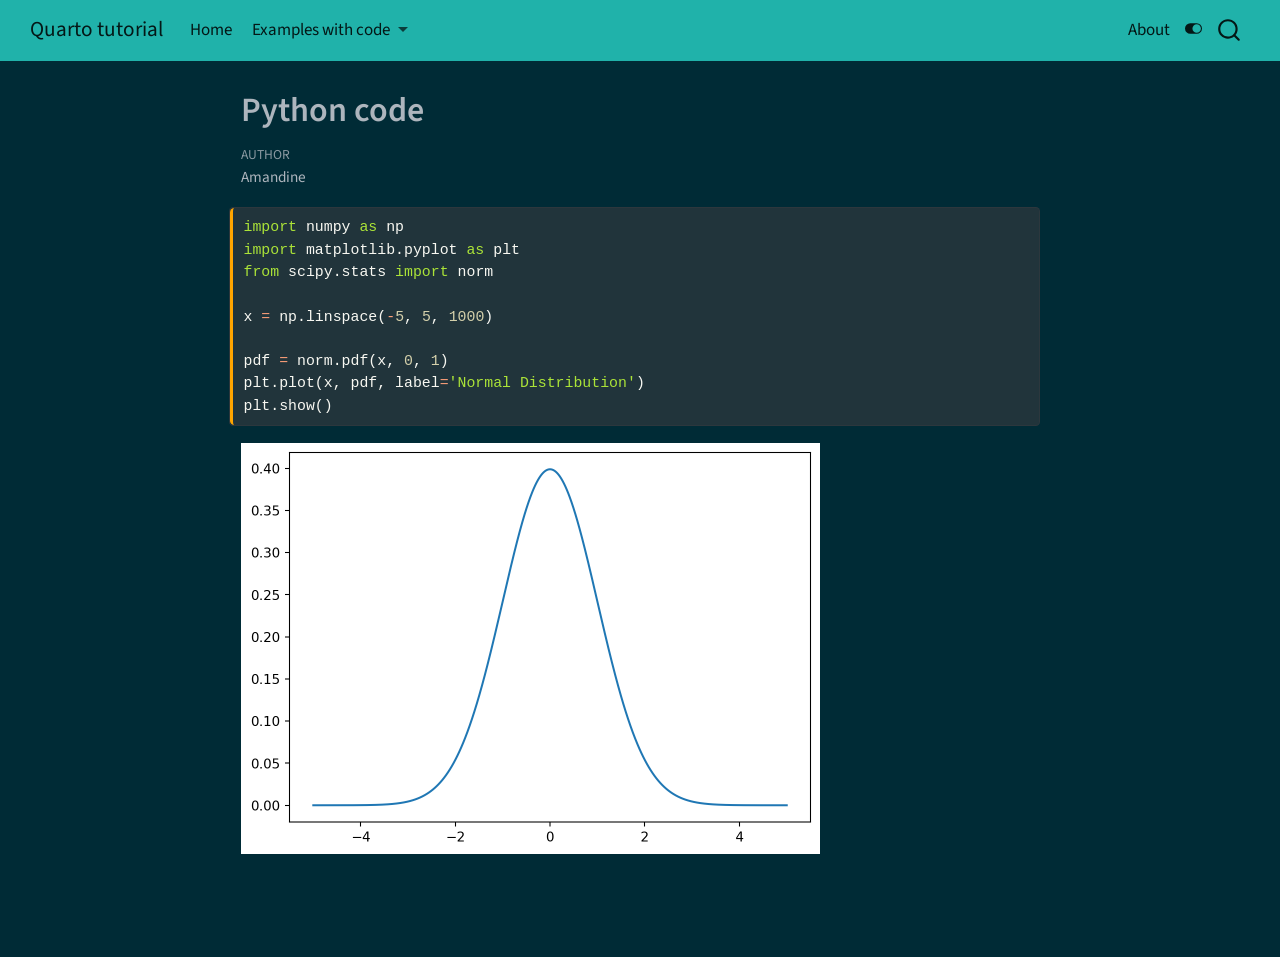
<file: doc/python.html>
<!DOCTYPE html>
<html xmlns="http://www.w3.org/1999/xhtml" lang="en" xml:lang="en"><head>

<meta charset="utf-8">
<meta name="generator" content="quarto-1.9.37">

<meta name="viewport" content="width=device-width, initial-scale=1.0, user-scalable=yes">

<meta name="author" content="Amandine">

<title>Python code – Quarto tutorial</title>
<style>
/* Default styles provided by pandoc.
** See https://pandoc.org/MANUAL.html#variables-for-html for config info.
*/
code{white-space: pre-wrap;}
span.smallcaps{font-variant: small-caps;}
div.columns{display: flex; gap: min(4vw, 1.5em);}
div.column{flex: auto; overflow-x: auto;}
div.hanging-indent{margin-left: 1.5em; text-indent: -1.5em;}
ul.task-list{list-style: none;}
ul.task-list li input[type="checkbox"] {
  width: 0.8em;
  margin: 0 0.8em 0.2em -1em; /* quarto-specific, see https://github.com/quarto-dev/quarto-cli/issues/4556 */ 
  vertical-align: middle;
}
/* CSS for syntax highlighting */
html { -webkit-text-size-adjust: 100%; }
pre > code.sourceCode { white-space: pre; position: relative; }
pre > code.sourceCode > span { display: inline-block; line-height: 1.25; }
pre > code.sourceCode > span:empty { height: 1.2em; }
.sourceCode { overflow: visible; }
code.sourceCode > span { color: inherit; text-decoration: inherit; }
div.sourceCode { margin: 1em 0; }
pre.sourceCode { margin: 0; }
@media screen {
div.sourceCode { overflow: auto; }
}
@media print {
pre > code.sourceCode { white-space: pre-wrap; }
pre > code.sourceCode > span { text-indent: -5em; padding-left: 5em; }
}
pre.numberSource code
  { counter-reset: source-line 0; }
pre.numberSource code > span
  { position: relative; left: -4em; counter-increment: source-line; }
pre.numberSource code > span > a:first-child::before
  { content: counter(source-line);
    position: relative; left: -1em; text-align: right; vertical-align: baseline;
    border: none; display: inline-block;
    -webkit-touch-callout: none; -webkit-user-select: none;
    -khtml-user-select: none; -moz-user-select: none;
    -ms-user-select: none; user-select: none;
    padding: 0 4px; width: 4em;
  }
pre.numberSource { margin-left: 3em;  padding-left: 4px; }
div.sourceCode
  {   }
@media screen {
pre > code.sourceCode > span > a:first-child::before { text-decoration: underline; }
}
</style>


<script src="../site_libs/quarto-nav/quarto-nav.js"></script>
<script src="../site_libs/quarto-nav/headroom.min.js"></script>
<script src="../site_libs/clipboard/clipboard.min.js"></script>
<script src="../site_libs/quarto-search/autocomplete.umd.js"></script>
<script src="../site_libs/quarto-search/fuse.min.js"></script>
<script src="../site_libs/quarto-search/quarto-search.js"></script>
<meta name="quarto:offset" content="../">
<script src="../site_libs/quarto-html/quarto.js" type="module"></script>
<script src="../site_libs/quarto-html/tabsets/tabsets.js" type="module"></script>
<script src="../site_libs/quarto-html/popper.min.js"></script>
<script src="../site_libs/quarto-html/tippy.umd.min.js"></script>
<script src="../site_libs/quarto-html/anchor.min.js"></script>
<link href="../site_libs/quarto-html/tippy.css" rel="stylesheet">
<link href="../site_libs/quarto-html/quarto-syntax-highlighting-7f8f88aac4f3542376d5c11b86a4c14d.css" rel="stylesheet" class="quarto-color-scheme" id="quarto-text-highlighting-styles">
<link href="../site_libs/quarto-html/quarto-syntax-highlighting-dark-d0ae9245876894da5ac7e18953ecc5cc.css" rel="stylesheet" class="quarto-color-scheme quarto-color-alternate" id="quarto-text-highlighting-styles">
<script src="../site_libs/bootstrap/bootstrap.min.js"></script>
<link href="../site_libs/bootstrap/bootstrap-icons.css" rel="stylesheet">
<link href="../site_libs/bootstrap/bootstrap-6944cecaf7d3a2f01ce61b524ee6cbcf.min.css" rel="stylesheet" append-hash="true" class="quarto-color-scheme" id="quarto-bootstrap" data-mode="light">
<link href="../site_libs/bootstrap/bootstrap-dark-94a5899ac52f93c733aa4701c34f5a5e.min.css" rel="stylesheet" append-hash="true" class="quarto-color-scheme quarto-color-alternate" id="quarto-bootstrap" data-mode="dark">
<script id="quarto-search-options" type="application/json">{
  "location": "navbar",
  "copy-button": false,
  "collapse-after": 3,
  "panel-placement": "end",
  "type": "overlay",
  "limit": 50,
  "keyboard-shortcut": [
    "f",
    "/",
    "s"
  ],
  "show-item-context": false,
  "language": {
    "search-no-results-text": "No results",
    "search-matching-documents-text": "matching documents",
    "search-copy-link-title": "Copy link to search",
    "search-hide-matches-text": "Hide additional matches",
    "search-more-match-text": "more match in this document",
    "search-more-matches-text": "more matches in this document",
    "search-clear-button-title": "Clear",
    "search-text-placeholder": "",
    "search-detached-cancel-button-title": "Cancel",
    "search-submit-button-title": "Submit",
    "search-label": "Search"
  }
}</script>


<link rel="stylesheet" href="../styles.css">
</head>

<body class="nav-fixed fullcontent quarto-dark"><script id="quarto-html-before-body" type="application/javascript">
    const toggleBodyColorMode = (bsSheetEl) => {
      const mode = bsSheetEl.getAttribute("data-mode");
      const bodyEl = window.document.querySelector("body");
      if (mode === "dark") {
        bodyEl.classList.add("quarto-dark");
        bodyEl.classList.remove("quarto-light");
      } else {
        bodyEl.classList.add("quarto-light");
        bodyEl.classList.remove("quarto-dark");
      }
    }
    const toggleBodyColorPrimary = () => {
      const bsSheetEl = window.document.querySelector("link#quarto-bootstrap:not([rel=disabled-stylesheet])");
      if (bsSheetEl) {
        toggleBodyColorMode(bsSheetEl);
      }
    }
    const setColorSchemeToggle = (alternate) => {
      const toggles = window.document.querySelectorAll('.quarto-color-scheme-toggle');
      for (let i=0; i < toggles.length; i++) {
        const toggle = toggles[i];
        if (toggle) {
          if (alternate) {
            toggle.classList.add("alternate");
          } else {
            toggle.classList.remove("alternate");
          }
        }
      }
    };
    const toggleColorMode = (alternate) => {
      // Switch the stylesheets
      const primaryStylesheets = window.document.querySelectorAll('link.quarto-color-scheme:not(.quarto-color-alternate)');
      const alternateStylesheets = window.document.querySelectorAll('link.quarto-color-scheme.quarto-color-alternate');
      manageTransitions('#quarto-margin-sidebar .nav-link', false);
      if (alternate) {
        // note: dark is layered on light, we don't disable primary!
        enableStylesheet(alternateStylesheets);
        for (const sheetNode of alternateStylesheets) {
          if (sheetNode.id === "quarto-bootstrap") {
            toggleBodyColorMode(sheetNode);
          }
        }
      } else {
        disableStylesheet(alternateStylesheets);
        enableStylesheet(primaryStylesheets)
        toggleBodyColorPrimary();
      }
      manageTransitions('#quarto-margin-sidebar .nav-link', true);
      // Switch the toggles
      setColorSchemeToggle(alternate)
      // Hack to workaround the fact that safari doesn't
      // properly recolor the scrollbar when toggling (#1455)
      if (navigator.userAgent.indexOf('Safari') > 0 && navigator.userAgent.indexOf('Chrome') == -1) {
        manageTransitions("body", false);
        window.scrollTo(0, 1);
        setTimeout(() => {
          window.scrollTo(0, 0);
          manageTransitions("body", true);
        }, 40);
      }
    }
    const disableStylesheet = (stylesheets) => {
      for (let i=0; i < stylesheets.length; i++) {
        const stylesheet = stylesheets[i];
        stylesheet.rel = 'disabled-stylesheet';
      }
    }
    const enableStylesheet = (stylesheets) => {
      for (let i=0; i < stylesheets.length; i++) {
        const stylesheet = stylesheets[i];
        if(stylesheet.rel !== 'stylesheet') { // for Chrome, which will still FOUC without this check
          stylesheet.rel = 'stylesheet';
        }
      }
    }
    const manageTransitions = (selector, allowTransitions) => {
      const els = window.document.querySelectorAll(selector);
      for (let i=0; i < els.length; i++) {
        const el = els[i];
        if (allowTransitions) {
          el.classList.remove('notransition');
        } else {
          el.classList.add('notransition');
        }
      }
    }
    const isFileUrl = () => {
      return window.location.protocol === 'file:';
    }
    const hasAlternateSentinel = () => {
      let styleSentinel = getColorSchemeSentinel();
      if (styleSentinel !== null) {
        return styleSentinel === "alternate";
      } else {
        return false;
      }
    }
    const setStyleSentinel = (alternate) => {
      const value = alternate ? "alternate" : "default";
      if (!isFileUrl()) {
        window.localStorage.setItem("quarto-color-scheme", value);
      } else {
        localAlternateSentinel = value;
      }
    }
    const getColorSchemeSentinel = () => {
      if (!isFileUrl()) {
        const storageValue = window.localStorage.getItem("quarto-color-scheme");
        return storageValue != null ? storageValue : localAlternateSentinel;
      } else {
        return localAlternateSentinel;
      }
    }
    const toggleGiscusIfUsed = (isAlternate, darkModeDefault) => {
      const baseTheme = document.querySelector('#giscus-base-theme')?.value ?? 'light';
      const alternateTheme = document.querySelector('#giscus-alt-theme')?.value ?? 'dark';
      let newTheme = '';
      if(authorPrefersDark) {
        newTheme = isAlternate ? baseTheme : alternateTheme;
      } else {
        newTheme = isAlternate ? alternateTheme : baseTheme;
      }
      const changeGiscusTheme = () => {
        // From: https://github.com/giscus/giscus/issues/336
        const sendMessage = (message) => {
          const iframe = document.querySelector('iframe.giscus-frame');
          if (!iframe) return;
          iframe.contentWindow.postMessage({ giscus: message }, 'https://giscus.app');
        }
        sendMessage({
          setConfig: {
            theme: newTheme
          }
        });
      }
      const isGiscussLoaded = window.document.querySelector('iframe.giscus-frame') !== null;
      if (isGiscussLoaded) {
        changeGiscusTheme();
      }
    };
    const authorPrefersDark = true;
    const darkModeDefault = authorPrefersDark;
    let localAlternateSentinel = darkModeDefault ? 'alternate' : 'default';
    // Dark / light mode switch
    window.quartoToggleColorScheme = () => {
      // Read the current dark / light value
      let toAlternate = !hasAlternateSentinel();
      toggleColorMode(toAlternate);
      setStyleSentinel(toAlternate);
      toggleGiscusIfUsed(toAlternate, darkModeDefault);
      window.dispatchEvent(new Event('resize'));
    };
    // Switch to dark mode if need be
    if (hasAlternateSentinel()) {
      toggleColorMode(true);
    } else {
      toggleColorMode(false);
    }
  </script>

<div id="quarto-search-results"></div>
  <header id="quarto-header" class="headroom fixed-top">
    <nav class="navbar navbar-expand-lg " data-bs-theme="dark">
      <div class="navbar-container container-fluid">
      <div class="navbar-brand-container mx-auto">
    <a class="navbar-brand" href="../index.html">
    <span class="navbar-title">Quarto tutorial</span>
    </a>
  </div>
            <div id="quarto-search" class="" title="Search"></div>
          <button class="navbar-toggler" type="button" data-bs-toggle="collapse" data-bs-target="#navbarCollapse" aria-controls="navbarCollapse" role="menu" aria-expanded="false" aria-label="Toggle navigation" onclick="if (window.quartoToggleHeadroom) { window.quartoToggleHeadroom(); }">
  <span class="navbar-toggler-icon"></span>
</button>
          <div class="collapse navbar-collapse" id="navbarCollapse">
            <ul class="navbar-nav navbar-nav-scroll me-auto">
  <li class="nav-item">
    <a class="nav-link" href="../index.html"> 
<span class="menu-text">Home</span></a>
  </li>  
  <li class="nav-item dropdown ">
    <a class="nav-link dropdown-toggle" href="#" id="nav-menu-examples-with-code" role="link" data-bs-toggle="dropdown" aria-expanded="false">
 <span class="menu-text">Examples with code</span>
    </a>
    <ul class="dropdown-menu" aria-labelledby="nav-menu-examples-with-code">    
        <li>
    <a class="dropdown-item" href="../doc/r.html">
 <span class="dropdown-text">R code</span></a>
  </li>  
        <li>
    <a class="dropdown-item" href="../doc/python.html">
 <span class="dropdown-text">Python code</span></a>
  </li>  
    </ul>
  </li>
</ul>
            <ul class="navbar-nav navbar-nav-scroll ms-auto">
  <li class="nav-item">
    <a class="nav-link" href="../about.html"> 
<span class="menu-text">About</span></a>
  </li>  
</ul>
          </div> <!-- /navcollapse -->
            <div class="quarto-navbar-tools">
  <a href="" class="quarto-color-scheme-toggle quarto-navigation-tool  px-1" onclick="window.quartoToggleColorScheme(); return false;" title="Toggle dark mode"><i class="bi"></i></a>
</div>
      </div> <!-- /container-fluid -->
    </nav>
</header>
<!-- content -->
<div id="quarto-content" class="quarto-container page-columns page-rows-contents page-layout-article page-navbar">
<!-- sidebar -->
<!-- margin-sidebar -->
    
<!-- main -->
<main class="content" id="quarto-document-content">


<header id="title-block-header" class="quarto-title-block default">
<div class="quarto-title">
<h1 class="title">Python code</h1>
</div>



<div class="quarto-title-meta">

    <div>
    <div class="quarto-title-meta-heading">Author</div>
    <div class="quarto-title-meta-contents">
             <p>Amandine </p>
          </div>
  </div>
    
  
    
  </div>
  


</header>


<div id="61461ccf" class="cell" data-execution_count="1">
<div class="code-copy-outer-scaffold"><div class="sourceCode cell-code" id="cb1"><pre class="sourceCode python code-with-copy"><code class="sourceCode python"><span id="cb1-1"><a href="#cb1-1" aria-hidden="true" tabindex="-1"></a><span class="im">import</span> numpy <span class="im">as</span> np</span>
<span id="cb1-2"><a href="#cb1-2" aria-hidden="true" tabindex="-1"></a><span class="im">import</span> matplotlib.pyplot <span class="im">as</span> plt</span>
<span id="cb1-3"><a href="#cb1-3" aria-hidden="true" tabindex="-1"></a><span class="im">from</span> scipy.stats <span class="im">import</span> norm</span>
<span id="cb1-4"><a href="#cb1-4" aria-hidden="true" tabindex="-1"></a></span>
<span id="cb1-5"><a href="#cb1-5" aria-hidden="true" tabindex="-1"></a>x <span class="op">=</span> np.linspace(<span class="op">-</span><span class="dv">5</span>, <span class="dv">5</span>, <span class="dv">1000</span>)</span>
<span id="cb1-6"><a href="#cb1-6" aria-hidden="true" tabindex="-1"></a></span>
<span id="cb1-7"><a href="#cb1-7" aria-hidden="true" tabindex="-1"></a>pdf <span class="op">=</span> norm.pdf(x, <span class="dv">0</span>, <span class="dv">1</span>)</span>
<span id="cb1-8"><a href="#cb1-8" aria-hidden="true" tabindex="-1"></a>plt.plot(x, pdf, label<span class="op">=</span><span class="st">'Normal Distribution'</span>)</span>
<span id="cb1-9"><a href="#cb1-9" aria-hidden="true" tabindex="-1"></a>plt.show()</span></code></pre></div><button title="Copy to Clipboard" class="code-copy-button"><i class="bi"></i></button></div>
<div class="cell-output cell-output-display">
<div>
<figure class="figure">
<p><img src="python_files/figure-html/cell-2-output-1.png" width="579" height="411" class="figure-img"></p>
</figure>
</div>
</div>
</div>



</main> <!-- /main -->
<script id="quarto-html-after-body" type="application/javascript">
  window.document.addEventListener("DOMContentLoaded", function (event) {
    // Ensure there is a toggle, if there isn't float one in the top right
    if (window.document.querySelector('.quarto-color-scheme-toggle') === null) {
      const a = window.document.createElement('a');
      a.classList.add('top-right');
      a.classList.add('quarto-color-scheme-toggle');
      a.href = "";
      a.onclick = function() { try { window.quartoToggleColorScheme(); } catch {} return false; };
      const i = window.document.createElement("i");
      i.classList.add('bi');
      a.appendChild(i);
      window.document.body.appendChild(a);
    }
    setColorSchemeToggle(hasAlternateSentinel())
    const icon = "";
    const anchorJS = new window.AnchorJS();
    anchorJS.options = {
      placement: 'right',
      icon: icon
    };
    anchorJS.add('.anchored');
    const isCodeAnnotation = (el) => {
      for (const clz of el.classList) {
        if (clz.startsWith('code-annotation-')) {                     
          return true;
        }
      }
      return false;
    }
    const onCopySuccess = function(e) {
      // button target
      const button = e.trigger;
      // don't keep focus
      button.blur();
      // flash "checked"
      button.classList.add('code-copy-button-checked');
      var currentTitle = button.getAttribute("title");
      button.setAttribute("title", "Copied!");
      let tooltip;
      if (window.bootstrap) {
        button.setAttribute("data-bs-toggle", "tooltip");
        button.setAttribute("data-bs-placement", "left");
        button.setAttribute("data-bs-title", "Copied!");
        tooltip = new bootstrap.Tooltip(button, 
          { trigger: "manual", 
            customClass: "code-copy-button-tooltip",
            offset: [0, -8]});
        tooltip.show();    
      }
      setTimeout(function() {
        if (tooltip) {
          tooltip.hide();
          button.removeAttribute("data-bs-title");
          button.removeAttribute("data-bs-toggle");
          button.removeAttribute("data-bs-placement");
        }
        button.setAttribute("title", currentTitle);
        button.classList.remove('code-copy-button-checked');
      }, 1000);
      // clear code selection
      e.clearSelection();
    }
    const getTextToCopy = function(trigger) {
      const outerScaffold = trigger.parentElement.cloneNode(true);
      const codeEl = outerScaffold.querySelector('code');
      for (const childEl of codeEl.children) {
        if (isCodeAnnotation(childEl)) {
          childEl.remove();
        }
      }
      return codeEl.innerText;
    }
    const clipboard = new window.ClipboardJS('.code-copy-button:not([data-in-quarto-modal])', {
      text: getTextToCopy
    });
    clipboard.on('success', onCopySuccess);
    if (window.document.getElementById('quarto-embedded-source-code-modal')) {
      const clipboardModal = new window.ClipboardJS('.code-copy-button[data-in-quarto-modal]', {
        text: getTextToCopy,
        container: window.document.getElementById('quarto-embedded-source-code-modal')
      });
      clipboardModal.on('success', onCopySuccess);
    }
      var localhostRegex = new RegExp(/^(?:http|https):\/\/localhost\:?[0-9]*\//);
      var mailtoRegex = new RegExp(/^mailto:/);
        var filterRegex = new RegExp("https:\/\/amandinelfgs\.github\.io\/Quarto-practical\/");
      var isInternal = (href) => {
          return filterRegex.test(href) || localhostRegex.test(href) || mailtoRegex.test(href);
      }
      // Inspect non-navigation links and adorn them if external
     var links = window.document.querySelectorAll('a[href]:not(.nav-link):not(.navbar-brand):not(.toc-action):not(.sidebar-link):not(.sidebar-item-toggle):not(.pagination-link):not(.no-external):not([aria-hidden]):not(.dropdown-item):not(.quarto-navigation-tool):not(.about-link)');
      for (var i=0; i<links.length; i++) {
        const link = links[i];
        if (!isInternal(link.href)) {
          // undo the damage that might have been done by quarto-nav.js in the case of
          // links that we want to consider external
          if (link.dataset.originalHref !== undefined) {
            link.href = link.dataset.originalHref;
          }
        }
      }
    function tippyHover(el, contentFn, onTriggerFn, onUntriggerFn) {
      const config = {
        allowHTML: true,
        maxWidth: 500,
        delay: 100,
        arrow: false,
        appendTo: function(el) {
            return el.parentElement;
        },
        interactive: true,
        interactiveBorder: 10,
        theme: 'quarto',
        placement: 'bottom-start',
      };
      if (contentFn) {
        config.content = contentFn;
      }
      if (onTriggerFn) {
        config.onTrigger = onTriggerFn;
      }
      if (onUntriggerFn) {
        config.onUntrigger = onUntriggerFn;
      }
      window.tippy(el, config); 
    }
    const noterefs = window.document.querySelectorAll('a[role="doc-noteref"]');
    for (var i=0; i<noterefs.length; i++) {
      const ref = noterefs[i];
      tippyHover(ref, function() {
        // use id or data attribute instead here
        let href = ref.getAttribute('data-footnote-href') || ref.getAttribute('href');
        try { href = new URL(href).hash; } catch {}
        const id = href.replace(/^#\/?/, "");
        const note = window.document.getElementById(id);
        if (note) {
          return note.innerHTML;
        } else {
          return "";
        }
      });
    }
    const xrefs = window.document.querySelectorAll('a.quarto-xref');
    const processXRef = (id, note) => {
      // Strip column container classes
      const stripColumnClz = (el) => {
        el.classList.remove("page-full", "page-columns");
        if (el.children) {
          for (const child of el.children) {
            stripColumnClz(child);
          }
        }
      }
      stripColumnClz(note)
      if (id === null || id.startsWith('sec-')) {
        // Special case sections, only their first couple elements
        const container = document.createElement("div");
        if (note.children && note.children.length > 2) {
          container.appendChild(note.children[0].cloneNode(true));
          for (let i = 1; i < note.children.length; i++) {
            const child = note.children[i];
            if (child.tagName === "P" && child.innerText === "") {
              continue;
            } else {
              container.appendChild(child.cloneNode(true));
              break;
            }
          }
          if (window.Quarto?.typesetMath) {
            window.Quarto.typesetMath(container);
          }
          return container.innerHTML
        } else {
          if (window.Quarto?.typesetMath) {
            window.Quarto.typesetMath(note);
          }
          return note.innerHTML;
        }
      } else {
        // Remove any anchor links if they are present
        const anchorLink = note.querySelector('a.anchorjs-link');
        if (anchorLink) {
          anchorLink.remove();
        }
        if (window.Quarto?.typesetMath) {
          window.Quarto.typesetMath(note);
        }
        if (note.classList.contains("callout")) {
          return note.outerHTML;
        } else {
          return note.innerHTML;
        }
      }
    }
    for (var i=0; i<xrefs.length; i++) {
      const xref = xrefs[i];
      tippyHover(xref, undefined, function(instance) {
        instance.disable();
        let url = xref.getAttribute('href');
        let hash = undefined; 
        if (url.startsWith('#')) {
          hash = url;
        } else {
          try { hash = new URL(url).hash; } catch {}
        }
        if (hash) {
          const id = hash.replace(/^#\/?/, "");
          const note = window.document.getElementById(id);
          if (note !== null) {
            try {
              const html = processXRef(id, note.cloneNode(true));
              instance.setContent(html);
            } finally {
              instance.enable();
              instance.show();
            }
          } else {
            // See if we can fetch this
            fetch(url.split('#')[0])
            .then(res => res.text())
            .then(html => {
              const parser = new DOMParser();
              const htmlDoc = parser.parseFromString(html, "text/html");
              const note = htmlDoc.getElementById(id);
              if (note !== null) {
                const html = processXRef(id, note);
                instance.setContent(html);
              } 
            }).finally(() => {
              instance.enable();
              instance.show();
            });
          }
        } else {
          // See if we can fetch a full url (with no hash to target)
          // This is a special case and we should probably do some content thinning / targeting
          fetch(url)
          .then(res => res.text())
          .then(html => {
            const parser = new DOMParser();
            const htmlDoc = parser.parseFromString(html, "text/html");
            const note = htmlDoc.querySelector('main.content');
            if (note !== null) {
              // This should only happen for chapter cross references
              // (since there is no id in the URL)
              // remove the first header
              if (note.children.length > 0 && note.children[0].tagName === "HEADER") {
                note.children[0].remove();
              }
              const html = processXRef(null, note);
              instance.setContent(html);
            } 
          }).finally(() => {
            instance.enable();
            instance.show();
          });
        }
      }, function(instance) {
      });
    }
        let selectedAnnoteEl;
        const selectorForAnnotation = ( cell, annotation) => {
          let cellAttr = 'data-code-cell="' + cell + '"';
          let lineAttr = 'data-code-annotation="' +  annotation + '"';
          const selector = 'span[' + cellAttr + '][' + lineAttr + ']';
          return selector;
        }
        const selectCodeLines = (annoteEl) => {
          const doc = window.document;
          const targetCell = annoteEl.getAttribute("data-target-cell");
          const targetAnnotation = annoteEl.getAttribute("data-target-annotation");
          const annoteSpan = window.document.querySelector(selectorForAnnotation(targetCell, targetAnnotation));
          const lines = annoteSpan.getAttribute("data-code-lines").split(",");
          const lineIds = lines.map((line) => {
            return targetCell + "-" + line;
          })
          let top = null;
          let height = null;
          let parent = null;
          if (lineIds.length > 0) {
              //compute the position of the single el (top and bottom and make a div)
              const el = window.document.getElementById(lineIds[0]);
              top = el.offsetTop;
              height = el.offsetHeight;
              parent = el.parentElement.parentElement;
            if (lineIds.length > 1) {
              const lastEl = window.document.getElementById(lineIds[lineIds.length - 1]);
              const bottom = lastEl.offsetTop + lastEl.offsetHeight;
              height = bottom - top;
            }
            if (top !== null && height !== null && parent !== null) {
              // cook up a div (if necessary) and position it 
              let div = window.document.getElementById("code-annotation-line-highlight");
              if (div === null) {
                div = window.document.createElement("div");
                div.setAttribute("id", "code-annotation-line-highlight");
                div.style.position = 'absolute';
                parent.appendChild(div);
              }
              div.style.top = top - 2 + "px";
              div.style.height = height + 4 + "px";
              div.style.left = 0;
              let gutterDiv = window.document.getElementById("code-annotation-line-highlight-gutter");
              if (gutterDiv === null) {
                gutterDiv = window.document.createElement("div");
                gutterDiv.setAttribute("id", "code-annotation-line-highlight-gutter");
                gutterDiv.style.position = 'absolute';
                const codeCell = window.document.getElementById(targetCell);
                const gutter = codeCell.querySelector('.code-annotation-gutter');
                gutter.appendChild(gutterDiv);
              }
              gutterDiv.style.top = top - 2 + "px";
              gutterDiv.style.height = height + 4 + "px";
            }
            selectedAnnoteEl = annoteEl;
          }
        };
        const unselectCodeLines = () => {
          const elementsIds = ["code-annotation-line-highlight", "code-annotation-line-highlight-gutter"];
          elementsIds.forEach((elId) => {
            const div = window.document.getElementById(elId);
            if (div) {
              div.remove();
            }
          });
          selectedAnnoteEl = undefined;
        };
          // Handle positioning of the toggle
      window.addEventListener(
        "resize",
        throttle(() => {
          elRect = undefined;
          if (selectedAnnoteEl) {
            selectCodeLines(selectedAnnoteEl);
          }
        }, 10)
      );
      function throttle(fn, ms) {
      let throttle = false;
      let timer;
        return (...args) => {
          if(!throttle) { // first call gets through
              fn.apply(this, args);
              throttle = true;
          } else { // all the others get throttled
              if(timer) clearTimeout(timer); // cancel #2
              timer = setTimeout(() => {
                fn.apply(this, args);
                timer = throttle = false;
              }, ms);
          }
        };
      }
        // Attach click handler to the DT
        const annoteDls = window.document.querySelectorAll('dt[data-target-cell]');
        for (const annoteDlNode of annoteDls) {
          annoteDlNode.addEventListener('click', (event) => {
            const clickedEl = event.target;
            if (clickedEl !== selectedAnnoteEl) {
              unselectCodeLines();
              const activeEl = window.document.querySelector('dt[data-target-cell].code-annotation-active');
              if (activeEl) {
                activeEl.classList.remove('code-annotation-active');
              }
              selectCodeLines(clickedEl);
              clickedEl.classList.add('code-annotation-active');
            } else {
              // Unselect the line
              unselectCodeLines();
              clickedEl.classList.remove('code-annotation-active');
            }
          });
        }
    const findCites = (el) => {
      const parentEl = el.parentElement;
      if (parentEl) {
        const cites = parentEl.dataset.cites;
        if (cites) {
          return {
            el,
            cites: cites.split(' ')
          };
        } else {
          return findCites(el.parentElement)
        }
      } else {
        return undefined;
      }
    };
    var bibliorefs = window.document.querySelectorAll('a[role="doc-biblioref"]');
    for (var i=0; i<bibliorefs.length; i++) {
      const ref = bibliorefs[i];
      const citeInfo = findCites(ref);
      if (citeInfo) {
        tippyHover(citeInfo.el, function() {
          var popup = window.document.createElement('div');
          citeInfo.cites.forEach(function(cite) {
            var citeDiv = window.document.createElement('div');
            citeDiv.classList.add('hanging-indent');
            citeDiv.classList.add('csl-entry');
            var biblioDiv = window.document.getElementById('ref-' + cite);
            if (biblioDiv) {
              citeDiv.innerHTML = biblioDiv.innerHTML;
            }
            popup.appendChild(citeDiv);
          });
          return popup.innerHTML;
        });
      }
    }
  });
  </script>
</div> <!-- /content -->




</body></html>
</file>
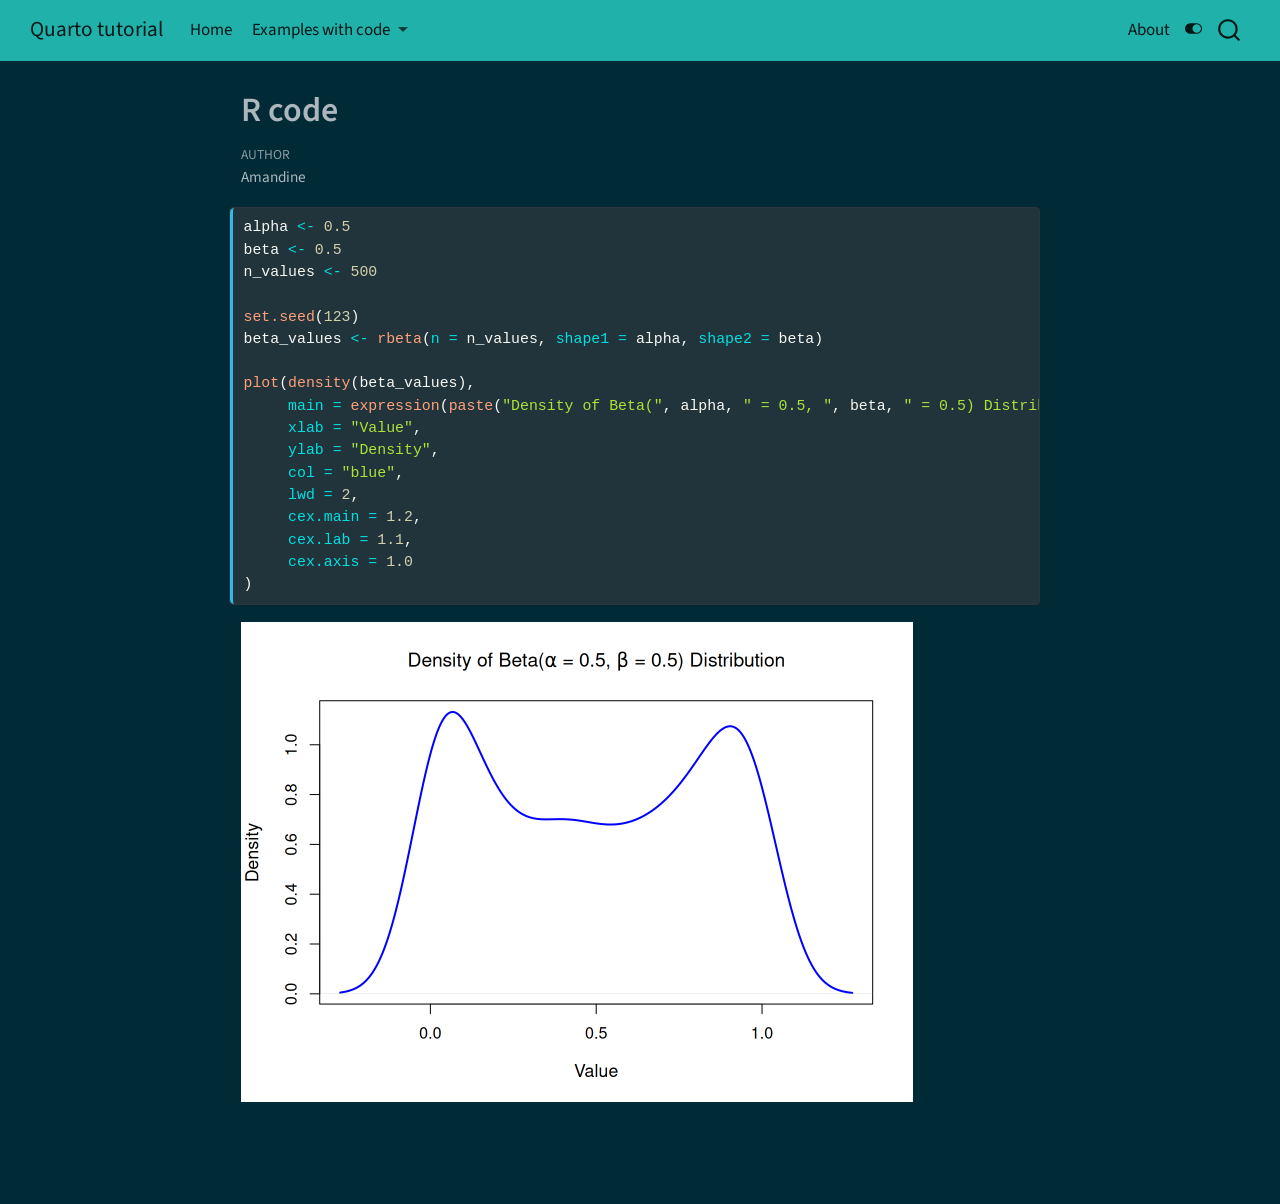
<file: doc/r.html>
<!DOCTYPE html>
<html xmlns="http://www.w3.org/1999/xhtml" lang="en" xml:lang="en"><head>

<meta charset="utf-8">
<meta name="generator" content="quarto-1.9.37">

<meta name="viewport" content="width=device-width, initial-scale=1.0, user-scalable=yes">

<meta name="author" content="Amandine">

<title>R code – Quarto tutorial</title>
<style>
/* Default styles provided by pandoc.
** See https://pandoc.org/MANUAL.html#variables-for-html for config info.
*/
code{white-space: pre-wrap;}
span.smallcaps{font-variant: small-caps;}
div.columns{display: flex; gap: min(4vw, 1.5em);}
div.column{flex: auto; overflow-x: auto;}
div.hanging-indent{margin-left: 1.5em; text-indent: -1.5em;}
ul.task-list{list-style: none;}
ul.task-list li input[type="checkbox"] {
  width: 0.8em;
  margin: 0 0.8em 0.2em -1em; /* quarto-specific, see https://github.com/quarto-dev/quarto-cli/issues/4556 */ 
  vertical-align: middle;
}
/* CSS for syntax highlighting */
html { -webkit-text-size-adjust: 100%; }
pre > code.sourceCode { white-space: pre; position: relative; }
pre > code.sourceCode > span { display: inline-block; line-height: 1.25; }
pre > code.sourceCode > span:empty { height: 1.2em; }
.sourceCode { overflow: visible; }
code.sourceCode > span { color: inherit; text-decoration: inherit; }
div.sourceCode { margin: 1em 0; }
pre.sourceCode { margin: 0; }
@media screen {
div.sourceCode { overflow: auto; }
}
@media print {
pre > code.sourceCode { white-space: pre-wrap; }
pre > code.sourceCode > span { text-indent: -5em; padding-left: 5em; }
}
pre.numberSource code
  { counter-reset: source-line 0; }
pre.numberSource code > span
  { position: relative; left: -4em; counter-increment: source-line; }
pre.numberSource code > span > a:first-child::before
  { content: counter(source-line);
    position: relative; left: -1em; text-align: right; vertical-align: baseline;
    border: none; display: inline-block;
    -webkit-touch-callout: none; -webkit-user-select: none;
    -khtml-user-select: none; -moz-user-select: none;
    -ms-user-select: none; user-select: none;
    padding: 0 4px; width: 4em;
  }
pre.numberSource { margin-left: 3em;  padding-left: 4px; }
div.sourceCode
  {   }
@media screen {
pre > code.sourceCode > span > a:first-child::before { text-decoration: underline; }
}
</style>


<script src="../site_libs/quarto-nav/quarto-nav.js"></script>
<script src="../site_libs/quarto-nav/headroom.min.js"></script>
<script src="../site_libs/clipboard/clipboard.min.js"></script>
<script src="../site_libs/quarto-search/autocomplete.umd.js"></script>
<script src="../site_libs/quarto-search/fuse.min.js"></script>
<script src="../site_libs/quarto-search/quarto-search.js"></script>
<meta name="quarto:offset" content="../">
<script src="../site_libs/quarto-html/quarto.js" type="module"></script>
<script src="../site_libs/quarto-html/tabsets/tabsets.js" type="module"></script>
<script src="../site_libs/quarto-html/popper.min.js"></script>
<script src="../site_libs/quarto-html/tippy.umd.min.js"></script>
<script src="../site_libs/quarto-html/anchor.min.js"></script>
<link href="../site_libs/quarto-html/tippy.css" rel="stylesheet">
<link href="../site_libs/quarto-html/quarto-syntax-highlighting-7f8f88aac4f3542376d5c11b86a4c14d.css" rel="stylesheet" class="quarto-color-scheme" id="quarto-text-highlighting-styles">
<link href="../site_libs/quarto-html/quarto-syntax-highlighting-dark-d0ae9245876894da5ac7e18953ecc5cc.css" rel="stylesheet" class="quarto-color-scheme quarto-color-alternate" id="quarto-text-highlighting-styles">
<script src="../site_libs/bootstrap/bootstrap.min.js"></script>
<link href="../site_libs/bootstrap/bootstrap-icons.css" rel="stylesheet">
<link href="../site_libs/bootstrap/bootstrap-0e72543f8f001464d53d006fc69d0cf7.min.css" rel="stylesheet" append-hash="true" class="quarto-color-scheme" id="quarto-bootstrap" data-mode="light">
<link href="../site_libs/bootstrap/bootstrap-dark-93a8f3044e7a3545b33edd91ece49021.min.css" rel="stylesheet" append-hash="true" class="quarto-color-scheme quarto-color-alternate" id="quarto-bootstrap" data-mode="dark">
<script id="quarto-search-options" type="application/json">{
  "location": "navbar",
  "copy-button": false,
  "collapse-after": 3,
  "panel-placement": "end",
  "type": "overlay",
  "limit": 50,
  "keyboard-shortcut": [
    "f",
    "/",
    "s"
  ],
  "show-item-context": false,
  "language": {
    "search-no-results-text": "No results",
    "search-matching-documents-text": "matching documents",
    "search-copy-link-title": "Copy link to search",
    "search-hide-matches-text": "Hide additional matches",
    "search-more-match-text": "more match in this document",
    "search-more-matches-text": "more matches in this document",
    "search-clear-button-title": "Clear",
    "search-text-placeholder": "",
    "search-detached-cancel-button-title": "Cancel",
    "search-submit-button-title": "Submit",
    "search-label": "Search"
  }
}</script>


<link rel="stylesheet" href="../styles.css">
</head>

<body class="nav-fixed fullcontent quarto-dark"><script id="quarto-html-before-body" type="application/javascript">
    const toggleBodyColorMode = (bsSheetEl) => {
      const mode = bsSheetEl.getAttribute("data-mode");
      const bodyEl = window.document.querySelector("body");
      if (mode === "dark") {
        bodyEl.classList.add("quarto-dark");
        bodyEl.classList.remove("quarto-light");
      } else {
        bodyEl.classList.add("quarto-light");
        bodyEl.classList.remove("quarto-dark");
      }
    }
    const toggleBodyColorPrimary = () => {
      const bsSheetEl = window.document.querySelector("link#quarto-bootstrap:not([rel=disabled-stylesheet])");
      if (bsSheetEl) {
        toggleBodyColorMode(bsSheetEl);
      }
    }
    const setColorSchemeToggle = (alternate) => {
      const toggles = window.document.querySelectorAll('.quarto-color-scheme-toggle');
      for (let i=0; i < toggles.length; i++) {
        const toggle = toggles[i];
        if (toggle) {
          if (alternate) {
            toggle.classList.add("alternate");
          } else {
            toggle.classList.remove("alternate");
          }
        }
      }
    };
    const toggleColorMode = (alternate) => {
      // Switch the stylesheets
      const primaryStylesheets = window.document.querySelectorAll('link.quarto-color-scheme:not(.quarto-color-alternate)');
      const alternateStylesheets = window.document.querySelectorAll('link.quarto-color-scheme.quarto-color-alternate');
      manageTransitions('#quarto-margin-sidebar .nav-link', false);
      if (alternate) {
        // note: dark is layered on light, we don't disable primary!
        enableStylesheet(alternateStylesheets);
        for (const sheetNode of alternateStylesheets) {
          if (sheetNode.id === "quarto-bootstrap") {
            toggleBodyColorMode(sheetNode);
          }
        }
      } else {
        disableStylesheet(alternateStylesheets);
        enableStylesheet(primaryStylesheets)
        toggleBodyColorPrimary();
      }
      manageTransitions('#quarto-margin-sidebar .nav-link', true);
      // Switch the toggles
      setColorSchemeToggle(alternate)
      // Hack to workaround the fact that safari doesn't
      // properly recolor the scrollbar when toggling (#1455)
      if (navigator.userAgent.indexOf('Safari') > 0 && navigator.userAgent.indexOf('Chrome') == -1) {
        manageTransitions("body", false);
        window.scrollTo(0, 1);
        setTimeout(() => {
          window.scrollTo(0, 0);
          manageTransitions("body", true);
        }, 40);
      }
    }
    const disableStylesheet = (stylesheets) => {
      for (let i=0; i < stylesheets.length; i++) {
        const stylesheet = stylesheets[i];
        stylesheet.rel = 'disabled-stylesheet';
      }
    }
    const enableStylesheet = (stylesheets) => {
      for (let i=0; i < stylesheets.length; i++) {
        const stylesheet = stylesheets[i];
        if(stylesheet.rel !== 'stylesheet') { // for Chrome, which will still FOUC without this check
          stylesheet.rel = 'stylesheet';
        }
      }
    }
    const manageTransitions = (selector, allowTransitions) => {
      const els = window.document.querySelectorAll(selector);
      for (let i=0; i < els.length; i++) {
        const el = els[i];
        if (allowTransitions) {
          el.classList.remove('notransition');
        } else {
          el.classList.add('notransition');
        }
      }
    }
    const isFileUrl = () => {
      return window.location.protocol === 'file:';
    }
    const hasAlternateSentinel = () => {
      let styleSentinel = getColorSchemeSentinel();
      if (styleSentinel !== null) {
        return styleSentinel === "alternate";
      } else {
        return false;
      }
    }
    const setStyleSentinel = (alternate) => {
      const value = alternate ? "alternate" : "default";
      if (!isFileUrl()) {
        window.localStorage.setItem("quarto-color-scheme", value);
      } else {
        localAlternateSentinel = value;
      }
    }
    const getColorSchemeSentinel = () => {
      if (!isFileUrl()) {
        const storageValue = window.localStorage.getItem("quarto-color-scheme");
        return storageValue != null ? storageValue : localAlternateSentinel;
      } else {
        return localAlternateSentinel;
      }
    }
    const toggleGiscusIfUsed = (isAlternate, darkModeDefault) => {
      const baseTheme = document.querySelector('#giscus-base-theme')?.value ?? 'light';
      const alternateTheme = document.querySelector('#giscus-alt-theme')?.value ?? 'dark';
      let newTheme = '';
      if(authorPrefersDark) {
        newTheme = isAlternate ? baseTheme : alternateTheme;
      } else {
        newTheme = isAlternate ? alternateTheme : baseTheme;
      }
      const changeGiscusTheme = () => {
        // From: https://github.com/giscus/giscus/issues/336
        const sendMessage = (message) => {
          const iframe = document.querySelector('iframe.giscus-frame');
          if (!iframe) return;
          iframe.contentWindow.postMessage({ giscus: message }, 'https://giscus.app');
        }
        sendMessage({
          setConfig: {
            theme: newTheme
          }
        });
      }
      const isGiscussLoaded = window.document.querySelector('iframe.giscus-frame') !== null;
      if (isGiscussLoaded) {
        changeGiscusTheme();
      }
    };
    const authorPrefersDark = true;
    const darkModeDefault = authorPrefersDark;
    let localAlternateSentinel = darkModeDefault ? 'alternate' : 'default';
    // Dark / light mode switch
    window.quartoToggleColorScheme = () => {
      // Read the current dark / light value
      let toAlternate = !hasAlternateSentinel();
      toggleColorMode(toAlternate);
      setStyleSentinel(toAlternate);
      toggleGiscusIfUsed(toAlternate, darkModeDefault);
      window.dispatchEvent(new Event('resize'));
    };
    // Switch to dark mode if need be
    if (hasAlternateSentinel()) {
      toggleColorMode(true);
    } else {
      toggleColorMode(false);
    }
  </script>

<div id="quarto-search-results"></div>
  <header id="quarto-header" class="headroom fixed-top">
    <nav class="navbar navbar-expand-lg " data-bs-theme="dark">
      <div class="navbar-container container-fluid">
      <div class="navbar-brand-container mx-auto">
    <a class="navbar-brand" href="../index.html">
    <span class="navbar-title">Quarto tutorial</span>
    </a>
  </div>
            <div id="quarto-search" class="" title="Search"></div>
          <button class="navbar-toggler" type="button" data-bs-toggle="collapse" data-bs-target="#navbarCollapse" aria-controls="navbarCollapse" role="menu" aria-expanded="false" aria-label="Toggle navigation" onclick="if (window.quartoToggleHeadroom) { window.quartoToggleHeadroom(); }">
  <span class="navbar-toggler-icon"></span>
</button>
          <div class="collapse navbar-collapse" id="navbarCollapse">
            <ul class="navbar-nav navbar-nav-scroll me-auto">
  <li class="nav-item">
    <a class="nav-link" href="../index.html"> 
<span class="menu-text">Home</span></a>
  </li>  
  <li class="nav-item dropdown ">
    <a class="nav-link dropdown-toggle" href="#" id="nav-menu-examples-with-code" role="link" data-bs-toggle="dropdown" aria-expanded="false">
 <span class="menu-text">Examples with code</span>
    </a>
    <ul class="dropdown-menu" aria-labelledby="nav-menu-examples-with-code">    
        <li>
    <a class="dropdown-item" href="../doc/r.html">
 <span class="dropdown-text">R code</span></a>
  </li>  
        <li>
    <a class="dropdown-item" href="../doc/python.html">
 <span class="dropdown-text">Python code</span></a>
  </li>  
    </ul>
  </li>
</ul>
            <ul class="navbar-nav navbar-nav-scroll ms-auto">
  <li class="nav-item">
    <a class="nav-link" href="../about.html"> 
<span class="menu-text">About</span></a>
  </li>  
</ul>
          </div> <!-- /navcollapse -->
            <div class="quarto-navbar-tools">
  <a href="" class="quarto-color-scheme-toggle quarto-navigation-tool  px-1" onclick="window.quartoToggleColorScheme(); return false;" title="Toggle dark mode"><i class="bi"></i></a>
</div>
      </div> <!-- /container-fluid -->
    </nav>
</header>
<!-- content -->
<div id="quarto-content" class="quarto-container page-columns page-rows-contents page-layout-article page-navbar">
<!-- sidebar -->
<!-- margin-sidebar -->
    
<!-- main -->
<main class="content" id="quarto-document-content">


<header id="title-block-header" class="quarto-title-block default">
<div class="quarto-title">
<h1 class="title">R code</h1>
</div>



<div class="quarto-title-meta">

    <div>
    <div class="quarto-title-meta-heading">Author</div>
    <div class="quarto-title-meta-contents">
             <p>Amandine </p>
          </div>
  </div>
    
  
    
  </div>
  


</header>


<div class="cell">
<div class="code-copy-outer-scaffold"><div class="sourceCode cell-code" id="cb1"><pre class="sourceCode r code-with-copy"><code class="sourceCode r"><span id="cb1-1"><a href="#cb1-1" aria-hidden="true" tabindex="-1"></a>alpha <span class="ot">&lt;-</span> <span class="fl">0.5</span></span>
<span id="cb1-2"><a href="#cb1-2" aria-hidden="true" tabindex="-1"></a>beta <span class="ot">&lt;-</span> <span class="fl">0.5</span></span>
<span id="cb1-3"><a href="#cb1-3" aria-hidden="true" tabindex="-1"></a>n_values <span class="ot">&lt;-</span> <span class="dv">500</span></span>
<span id="cb1-4"><a href="#cb1-4" aria-hidden="true" tabindex="-1"></a></span>
<span id="cb1-5"><a href="#cb1-5" aria-hidden="true" tabindex="-1"></a><span class="fu">set.seed</span>(<span class="dv">123</span>)</span>
<span id="cb1-6"><a href="#cb1-6" aria-hidden="true" tabindex="-1"></a>beta_values <span class="ot">&lt;-</span> <span class="fu">rbeta</span>(<span class="at">n =</span> n_values, <span class="at">shape1 =</span> alpha, <span class="at">shape2 =</span> beta)</span>
<span id="cb1-7"><a href="#cb1-7" aria-hidden="true" tabindex="-1"></a></span>
<span id="cb1-8"><a href="#cb1-8" aria-hidden="true" tabindex="-1"></a><span class="fu">plot</span>(<span class="fu">density</span>(beta_values),</span>
<span id="cb1-9"><a href="#cb1-9" aria-hidden="true" tabindex="-1"></a>     <span class="at">main =</span> <span class="fu">expression</span>(<span class="fu">paste</span>(<span class="st">"Density of Beta("</span>, alpha, <span class="st">" = 0.5, "</span>, beta, <span class="st">" = 0.5) Distribution"</span>)),</span>
<span id="cb1-10"><a href="#cb1-10" aria-hidden="true" tabindex="-1"></a>     <span class="at">xlab =</span> <span class="st">"Value"</span>,</span>
<span id="cb1-11"><a href="#cb1-11" aria-hidden="true" tabindex="-1"></a>     <span class="at">ylab =</span> <span class="st">"Density"</span>,</span>
<span id="cb1-12"><a href="#cb1-12" aria-hidden="true" tabindex="-1"></a>     <span class="at">col =</span> <span class="st">"blue"</span>,</span>
<span id="cb1-13"><a href="#cb1-13" aria-hidden="true" tabindex="-1"></a>     <span class="at">lwd =</span> <span class="dv">2</span>,</span>
<span id="cb1-14"><a href="#cb1-14" aria-hidden="true" tabindex="-1"></a>     <span class="at">cex.main =</span> <span class="fl">1.2</span>,</span>
<span id="cb1-15"><a href="#cb1-15" aria-hidden="true" tabindex="-1"></a>     <span class="at">cex.lab =</span> <span class="fl">1.1</span>,</span>
<span id="cb1-16"><a href="#cb1-16" aria-hidden="true" tabindex="-1"></a>     <span class="at">cex.axis =</span> <span class="fl">1.0</span></span>
<span id="cb1-17"><a href="#cb1-17" aria-hidden="true" tabindex="-1"></a>)</span></code></pre></div><button title="Copy to Clipboard" class="code-copy-button"><i class="bi"></i></button></div>
<div class="cell-output-display">
<div>
<figure class="figure">
<p><img src="r_files/figure-html/unnamed-chunk-1-1.png" class="img-fluid figure-img" width="672"></p>
</figure>
</div>
</div>
</div>



</main> <!-- /main -->
<script id="quarto-html-after-body" type="application/javascript">
  window.document.addEventListener("DOMContentLoaded", function (event) {
    // Ensure there is a toggle, if there isn't float one in the top right
    if (window.document.querySelector('.quarto-color-scheme-toggle') === null) {
      const a = window.document.createElement('a');
      a.classList.add('top-right');
      a.classList.add('quarto-color-scheme-toggle');
      a.href = "";
      a.onclick = function() { try { window.quartoToggleColorScheme(); } catch {} return false; };
      const i = window.document.createElement("i");
      i.classList.add('bi');
      a.appendChild(i);
      window.document.body.appendChild(a);
    }
    setColorSchemeToggle(hasAlternateSentinel())
    const icon = "";
    const anchorJS = new window.AnchorJS();
    anchorJS.options = {
      placement: 'right',
      icon: icon
    };
    anchorJS.add('.anchored');
    const isCodeAnnotation = (el) => {
      for (const clz of el.classList) {
        if (clz.startsWith('code-annotation-')) {                     
          return true;
        }
      }
      return false;
    }
    const onCopySuccess = function(e) {
      // button target
      const button = e.trigger;
      // don't keep focus
      button.blur();
      // flash "checked"
      button.classList.add('code-copy-button-checked');
      var currentTitle = button.getAttribute("title");
      button.setAttribute("title", "Copied!");
      let tooltip;
      if (window.bootstrap) {
        button.setAttribute("data-bs-toggle", "tooltip");
        button.setAttribute("data-bs-placement", "left");
        button.setAttribute("data-bs-title", "Copied!");
        tooltip = new bootstrap.Tooltip(button, 
          { trigger: "manual", 
            customClass: "code-copy-button-tooltip",
            offset: [0, -8]});
        tooltip.show();    
      }
      setTimeout(function() {
        if (tooltip) {
          tooltip.hide();
          button.removeAttribute("data-bs-title");
          button.removeAttribute("data-bs-toggle");
          button.removeAttribute("data-bs-placement");
        }
        button.setAttribute("title", currentTitle);
        button.classList.remove('code-copy-button-checked');
      }, 1000);
      // clear code selection
      e.clearSelection();
    }
    const getTextToCopy = function(trigger) {
      const outerScaffold = trigger.parentElement.cloneNode(true);
      const codeEl = outerScaffold.querySelector('code');
      for (const childEl of codeEl.children) {
        if (isCodeAnnotation(childEl)) {
          childEl.remove();
        }
      }
      return codeEl.innerText;
    }
    const clipboard = new window.ClipboardJS('.code-copy-button:not([data-in-quarto-modal])', {
      text: getTextToCopy
    });
    clipboard.on('success', onCopySuccess);
    if (window.document.getElementById('quarto-embedded-source-code-modal')) {
      const clipboardModal = new window.ClipboardJS('.code-copy-button[data-in-quarto-modal]', {
        text: getTextToCopy,
        container: window.document.getElementById('quarto-embedded-source-code-modal')
      });
      clipboardModal.on('success', onCopySuccess);
    }
      var localhostRegex = new RegExp(/^(?:http|https):\/\/localhost\:?[0-9]*\//);
      var mailtoRegex = new RegExp(/^mailto:/);
        var filterRegex = new RegExp("https:\/\/amandinelfgs\.github\.io\/Quarto-practical\/");
      var isInternal = (href) => {
          return filterRegex.test(href) || localhostRegex.test(href) || mailtoRegex.test(href);
      }
      // Inspect non-navigation links and adorn them if external
     var links = window.document.querySelectorAll('a[href]:not(.nav-link):not(.navbar-brand):not(.toc-action):not(.sidebar-link):not(.sidebar-item-toggle):not(.pagination-link):not(.no-external):not([aria-hidden]):not(.dropdown-item):not(.quarto-navigation-tool):not(.about-link)');
      for (var i=0; i<links.length; i++) {
        const link = links[i];
        if (!isInternal(link.href)) {
          // undo the damage that might have been done by quarto-nav.js in the case of
          // links that we want to consider external
          if (link.dataset.originalHref !== undefined) {
            link.href = link.dataset.originalHref;
          }
        }
      }
    function tippyHover(el, contentFn, onTriggerFn, onUntriggerFn) {
      const config = {
        allowHTML: true,
        maxWidth: 500,
        delay: 100,
        arrow: false,
        appendTo: function(el) {
            return el.parentElement;
        },
        interactive: true,
        interactiveBorder: 10,
        theme: 'quarto',
        placement: 'bottom-start',
      };
      if (contentFn) {
        config.content = contentFn;
      }
      if (onTriggerFn) {
        config.onTrigger = onTriggerFn;
      }
      if (onUntriggerFn) {
        config.onUntrigger = onUntriggerFn;
      }
      window.tippy(el, config); 
    }
    const noterefs = window.document.querySelectorAll('a[role="doc-noteref"]');
    for (var i=0; i<noterefs.length; i++) {
      const ref = noterefs[i];
      tippyHover(ref, function() {
        // use id or data attribute instead here
        let href = ref.getAttribute('data-footnote-href') || ref.getAttribute('href');
        try { href = new URL(href).hash; } catch {}
        const id = href.replace(/^#\/?/, "");
        const note = window.document.getElementById(id);
        if (note) {
          return note.innerHTML;
        } else {
          return "";
        }
      });
    }
    const xrefs = window.document.querySelectorAll('a.quarto-xref');
    const processXRef = (id, note) => {
      // Strip column container classes
      const stripColumnClz = (el) => {
        el.classList.remove("page-full", "page-columns");
        if (el.children) {
          for (const child of el.children) {
            stripColumnClz(child);
          }
        }
      }
      stripColumnClz(note)
      if (id === null || id.startsWith('sec-')) {
        // Special case sections, only their first couple elements
        const container = document.createElement("div");
        if (note.children && note.children.length > 2) {
          container.appendChild(note.children[0].cloneNode(true));
          for (let i = 1; i < note.children.length; i++) {
            const child = note.children[i];
            if (child.tagName === "P" && child.innerText === "") {
              continue;
            } else {
              container.appendChild(child.cloneNode(true));
              break;
            }
          }
          if (window.Quarto?.typesetMath) {
            window.Quarto.typesetMath(container);
          }
          return container.innerHTML
        } else {
          if (window.Quarto?.typesetMath) {
            window.Quarto.typesetMath(note);
          }
          return note.innerHTML;
        }
      } else {
        // Remove any anchor links if they are present
        const anchorLink = note.querySelector('a.anchorjs-link');
        if (anchorLink) {
          anchorLink.remove();
        }
        if (window.Quarto?.typesetMath) {
          window.Quarto.typesetMath(note);
        }
        if (note.classList.contains("callout")) {
          return note.outerHTML;
        } else {
          return note.innerHTML;
        }
      }
    }
    for (var i=0; i<xrefs.length; i++) {
      const xref = xrefs[i];
      tippyHover(xref, undefined, function(instance) {
        instance.disable();
        let url = xref.getAttribute('href');
        let hash = undefined; 
        if (url.startsWith('#')) {
          hash = url;
        } else {
          try { hash = new URL(url).hash; } catch {}
        }
        if (hash) {
          const id = hash.replace(/^#\/?/, "");
          const note = window.document.getElementById(id);
          if (note !== null) {
            try {
              const html = processXRef(id, note.cloneNode(true));
              instance.setContent(html);
            } finally {
              instance.enable();
              instance.show();
            }
          } else {
            // See if we can fetch this
            fetch(url.split('#')[0])
            .then(res => res.text())
            .then(html => {
              const parser = new DOMParser();
              const htmlDoc = parser.parseFromString(html, "text/html");
              const note = htmlDoc.getElementById(id);
              if (note !== null) {
                const html = processXRef(id, note);
                instance.setContent(html);
              } 
            }).finally(() => {
              instance.enable();
              instance.show();
            });
          }
        } else {
          // See if we can fetch a full url (with no hash to target)
          // This is a special case and we should probably do some content thinning / targeting
          fetch(url)
          .then(res => res.text())
          .then(html => {
            const parser = new DOMParser();
            const htmlDoc = parser.parseFromString(html, "text/html");
            const note = htmlDoc.querySelector('main.content');
            if (note !== null) {
              // This should only happen for chapter cross references
              // (since there is no id in the URL)
              // remove the first header
              if (note.children.length > 0 && note.children[0].tagName === "HEADER") {
                note.children[0].remove();
              }
              const html = processXRef(null, note);
              instance.setContent(html);
            } 
          }).finally(() => {
            instance.enable();
            instance.show();
          });
        }
      }, function(instance) {
      });
    }
        let selectedAnnoteEl;
        const selectorForAnnotation = ( cell, annotation) => {
          let cellAttr = 'data-code-cell="' + cell + '"';
          let lineAttr = 'data-code-annotation="' +  annotation + '"';
          const selector = 'span[' + cellAttr + '][' + lineAttr + ']';
          return selector;
        }
        const selectCodeLines = (annoteEl) => {
          const doc = window.document;
          const targetCell = annoteEl.getAttribute("data-target-cell");
          const targetAnnotation = annoteEl.getAttribute("data-target-annotation");
          const annoteSpan = window.document.querySelector(selectorForAnnotation(targetCell, targetAnnotation));
          const lines = annoteSpan.getAttribute("data-code-lines").split(",");
          const lineIds = lines.map((line) => {
            return targetCell + "-" + line;
          })
          let top = null;
          let height = null;
          let parent = null;
          if (lineIds.length > 0) {
              //compute the position of the single el (top and bottom and make a div)
              const el = window.document.getElementById(lineIds[0]);
              top = el.offsetTop;
              height = el.offsetHeight;
              parent = el.parentElement.parentElement;
            if (lineIds.length > 1) {
              const lastEl = window.document.getElementById(lineIds[lineIds.length - 1]);
              const bottom = lastEl.offsetTop + lastEl.offsetHeight;
              height = bottom - top;
            }
            if (top !== null && height !== null && parent !== null) {
              // cook up a div (if necessary) and position it 
              let div = window.document.getElementById("code-annotation-line-highlight");
              if (div === null) {
                div = window.document.createElement("div");
                div.setAttribute("id", "code-annotation-line-highlight");
                div.style.position = 'absolute';
                parent.appendChild(div);
              }
              div.style.top = top - 2 + "px";
              div.style.height = height + 4 + "px";
              div.style.left = 0;
              let gutterDiv = window.document.getElementById("code-annotation-line-highlight-gutter");
              if (gutterDiv === null) {
                gutterDiv = window.document.createElement("div");
                gutterDiv.setAttribute("id", "code-annotation-line-highlight-gutter");
                gutterDiv.style.position = 'absolute';
                const codeCell = window.document.getElementById(targetCell);
                const gutter = codeCell.querySelector('.code-annotation-gutter');
                gutter.appendChild(gutterDiv);
              }
              gutterDiv.style.top = top - 2 + "px";
              gutterDiv.style.height = height + 4 + "px";
            }
            selectedAnnoteEl = annoteEl;
          }
        };
        const unselectCodeLines = () => {
          const elementsIds = ["code-annotation-line-highlight", "code-annotation-line-highlight-gutter"];
          elementsIds.forEach((elId) => {
            const div = window.document.getElementById(elId);
            if (div) {
              div.remove();
            }
          });
          selectedAnnoteEl = undefined;
        };
          // Handle positioning of the toggle
      window.addEventListener(
        "resize",
        throttle(() => {
          elRect = undefined;
          if (selectedAnnoteEl) {
            selectCodeLines(selectedAnnoteEl);
          }
        }, 10)
      );
      function throttle(fn, ms) {
      let throttle = false;
      let timer;
        return (...args) => {
          if(!throttle) { // first call gets through
              fn.apply(this, args);
              throttle = true;
          } else { // all the others get throttled
              if(timer) clearTimeout(timer); // cancel #2
              timer = setTimeout(() => {
                fn.apply(this, args);
                timer = throttle = false;
              }, ms);
          }
        };
      }
        // Attach click handler to the DT
        const annoteDls = window.document.querySelectorAll('dt[data-target-cell]');
        for (const annoteDlNode of annoteDls) {
          annoteDlNode.addEventListener('click', (event) => {
            const clickedEl = event.target;
            if (clickedEl !== selectedAnnoteEl) {
              unselectCodeLines();
              const activeEl = window.document.querySelector('dt[data-target-cell].code-annotation-active');
              if (activeEl) {
                activeEl.classList.remove('code-annotation-active');
              }
              selectCodeLines(clickedEl);
              clickedEl.classList.add('code-annotation-active');
            } else {
              // Unselect the line
              unselectCodeLines();
              clickedEl.classList.remove('code-annotation-active');
            }
          });
        }
    const findCites = (el) => {
      const parentEl = el.parentElement;
      if (parentEl) {
        const cites = parentEl.dataset.cites;
        if (cites) {
          return {
            el,
            cites: cites.split(' ')
          };
        } else {
          return findCites(el.parentElement)
        }
      } else {
        return undefined;
      }
    };
    var bibliorefs = window.document.querySelectorAll('a[role="doc-biblioref"]');
    for (var i=0; i<bibliorefs.length; i++) {
      const ref = bibliorefs[i];
      const citeInfo = findCites(ref);
      if (citeInfo) {
        tippyHover(citeInfo.el, function() {
          var popup = window.document.createElement('div');
          citeInfo.cites.forEach(function(cite) {
            var citeDiv = window.document.createElement('div');
            citeDiv.classList.add('hanging-indent');
            citeDiv.classList.add('csl-entry');
            var biblioDiv = window.document.getElementById('ref-' + cite);
            if (biblioDiv) {
              citeDiv.innerHTML = biblioDiv.innerHTML;
            }
            popup.appendChild(citeDiv);
          });
          return popup.innerHTML;
        });
      }
    }
  });
  </script>
</div> <!-- /content -->




</body></html>
</file>
<file: site_libs/quarto-html/tippy.css>
.tippy-box[data-animation=fade][data-state=hidden]{opacity:0}[data-tippy-root]{max-width:calc(100vw - 10px)}.tippy-box{position:relative;background-color:#333;color:#fff;border-radius:4px;font-size:14px;line-height:1.4;white-space:normal;outline:0;transition-property:transform,visibility,opacity}.tippy-box[data-placement^=top]>.tippy-arrow{bottom:0}.tippy-box[data-placement^=top]>.tippy-arrow:before{bottom:-7px;left:0;border-width:8px 8px 0;border-top-color:initial;transform-origin:center top}.tippy-box[data-placement^=bottom]>.tippy-arrow{top:0}.tippy-box[data-placement^=bottom]>.tippy-arrow:before{top:-7px;left:0;border-width:0 8px 8px;border-bottom-color:initial;transform-origin:center bottom}.tippy-box[data-placement^=left]>.tippy-arrow{right:0}.tippy-box[data-placement^=left]>.tippy-arrow:before{border-width:8px 0 8px 8px;border-left-color:initial;right:-7px;transform-origin:center left}.tippy-box[data-placement^=right]>.tippy-arrow{left:0}.tippy-box[data-placement^=right]>.tippy-arrow:before{left:-7px;border-width:8px 8px 8px 0;border-right-color:initial;transform-origin:center right}.tippy-box[data-inertia][data-state=visible]{transition-timing-function:cubic-bezier(.54,1.5,.38,1.11)}.tippy-arrow{width:16px;height:16px;color:#333}.tippy-arrow:before{content:"";position:absolute;border-color:transparent;border-style:solid}.tippy-content{position:relative;padding:5px 9px;z-index:1}
</file>
<file: site_libs/quarto-html/quarto-syntax-highlighting-7f8f88aac4f3542376d5c11b86a4c14d.css>
/* quarto syntax highlight colors */
:root {
  --quarto-hl-ot-color: #003B4F;
  --quarto-hl-at-color: #657422;
  --quarto-hl-ss-color: #20794D;
  --quarto-hl-an-color: #5E5E5E;
  --quarto-hl-fu-color: #4758AB;
  --quarto-hl-st-color: #20794D;
  --quarto-hl-cf-color: #003B4F;
  --quarto-hl-op-color: #5E5E5E;
  --quarto-hl-er-color: #AD0000;
  --quarto-hl-bn-color: #AD0000;
  --quarto-hl-al-color: #AD0000;
  --quarto-hl-va-color: #111111;
  --quarto-hl-bu-color: inherit;
  --quarto-hl-ex-color: inherit;
  --quarto-hl-pp-color: #AD0000;
  --quarto-hl-in-color: #5E5E5E;
  --quarto-hl-vs-color: #20794D;
  --quarto-hl-wa-color: #5E5E5E;
  --quarto-hl-do-color: #5E5E5E;
  --quarto-hl-im-color: #00769E;
  --quarto-hl-ch-color: #20794D;
  --quarto-hl-dt-color: #AD0000;
  --quarto-hl-fl-color: #AD0000;
  --quarto-hl-co-color: #5E5E5E;
  --quarto-hl-cv-color: #5E5E5E;
  --quarto-hl-cn-color: #8f5902;
  --quarto-hl-sc-color: #5E5E5E;
  --quarto-hl-dv-color: #AD0000;
  --quarto-hl-kw-color: #003B4F;
}

/* other quarto variables */
:root {
  --quarto-font-monospace: SFMono-Regular, Menlo, Monaco, Consolas, "Liberation Mono", "Courier New", monospace;
}

/* syntax highlight based on Pandoc's rules */
pre > code.sourceCode > span {
  color: #003B4F;
}

code.sourceCode > span {
  color: #003B4F;
}

div.sourceCode,
div.sourceCode pre.sourceCode {
  color: #003B4F;
}

/* Normal */
code span {
  color: #003B4F;
}

/* Alert */
code span.al {
  color: #AD0000;
  font-style: inherit;
}

/* Annotation */
code span.an {
  color: #5E5E5E;
  font-style: inherit;
}

/* Attribute */
code span.at {
  color: #657422;
  font-style: inherit;
}

/* BaseN */
code span.bn {
  color: #AD0000;
  font-style: inherit;
}

/* BuiltIn */
code span.bu {
  font-style: inherit;
}

/* ControlFlow */
code span.cf {
  color: #003B4F;
  font-weight: bold;
  font-style: inherit;
}

/* Char */
code span.ch {
  color: #20794D;
  font-style: inherit;
}

/* Constant */
code span.cn {
  color: #8f5902;
  font-style: inherit;
}

/* Comment */
code span.co {
  color: #5E5E5E;
  font-style: inherit;
}

/* CommentVar */
code span.cv {
  color: #5E5E5E;
  font-style: italic;
}

/* Documentation */
code span.do {
  color: #5E5E5E;
  font-style: italic;
}

/* DataType */
code span.dt {
  color: #AD0000;
  font-style: inherit;
}

/* DecVal */
code span.dv {
  color: #AD0000;
  font-style: inherit;
}

/* Error */
code span.er {
  color: #AD0000;
  font-style: inherit;
}

/* Extension */
code span.ex {
  font-style: inherit;
}

/* Float */
code span.fl {
  color: #AD0000;
  font-style: inherit;
}

/* Function */
code span.fu {
  color: #4758AB;
  font-style: inherit;
}

/* Import */
code span.im {
  color: #00769E;
  font-style: inherit;
}

/* Information */
code span.in {
  color: #5E5E5E;
  font-style: inherit;
}

/* Keyword */
code span.kw {
  color: #003B4F;
  font-weight: bold;
  font-style: inherit;
}

/* Operator */
code span.op {
  color: #5E5E5E;
  font-style: inherit;
}

/* Other */
code span.ot {
  color: #003B4F;
  font-style: inherit;
}

/* Preprocessor */
code span.pp {
  color: #AD0000;
  font-style: inherit;
}

/* SpecialChar */
code span.sc {
  color: #5E5E5E;
  font-style: inherit;
}

/* SpecialString */
code span.ss {
  color: #20794D;
  font-style: inherit;
}

/* String */
code span.st {
  color: #20794D;
  font-style: inherit;
}

/* Variable */
code span.va {
  color: #111111;
  font-style: inherit;
}

/* VerbatimString */
code span.vs {
  color: #20794D;
  font-style: inherit;
}

/* Warning */
code span.wa {
  color: #5E5E5E;
  font-style: italic;
}

.prevent-inlining {
  content: "</";
}

/*# sourceMappingURL=789ad8cd35626ba772517505b42a116e.css.map */
</file>
<file: site_libs/quarto-html/quarto-syntax-highlighting-dark-d0ae9245876894da5ac7e18953ecc5cc.css>
/* quarto syntax highlight colors */
:root {
  --quarto-hl-al-color: #f07178;
  --quarto-hl-an-color: #d4d0ab;
  --quarto-hl-at-color: #00e0e0;
  --quarto-hl-bn-color: #d4d0ab;
  --quarto-hl-bu-color: #abe338;
  --quarto-hl-ch-color: #abe338;
  --quarto-hl-co-color: #f8f8f2;
  --quarto-hl-cv-color: #ffd700;
  --quarto-hl-cn-color: #ffd700;
  --quarto-hl-cf-color: #ffa07a;
  --quarto-hl-dt-color: #ffa07a;
  --quarto-hl-dv-color: #d4d0ab;
  --quarto-hl-do-color: #f8f8f2;
  --quarto-hl-er-color: #f07178;
  --quarto-hl-ex-color: #00e0e0;
  --quarto-hl-fl-color: #d4d0ab;
  --quarto-hl-fu-color: #ffa07a;
  --quarto-hl-im-color: #abe338;
  --quarto-hl-in-color: #d4d0ab;
  --quarto-hl-kw-color: #ffa07a;
  --quarto-hl-op-color: #ffa07a;
  --quarto-hl-ot-color: #00e0e0;
  --quarto-hl-pp-color: #dcc6e0;
  --quarto-hl-re-color: #00e0e0;
  --quarto-hl-sc-color: #abe338;
  --quarto-hl-ss-color: #abe338;
  --quarto-hl-st-color: #abe338;
  --quarto-hl-va-color: #00e0e0;
  --quarto-hl-vs-color: #abe338;
  --quarto-hl-wa-color: #dcc6e0;
}

/* other quarto variables */
:root {
  --quarto-font-monospace: SFMono-Regular, Menlo, Monaco, Consolas, "Liberation Mono", "Courier New", monospace;
}

/* syntax highlight based on Pandoc's rules */
pre > code.sourceCode > span {
  color: #f8f8f2;
}

code.sourceCode > span {
  color: #f8f8f2;
}

div.sourceCode,
div.sourceCode pre.sourceCode {
  color: #f8f8f2;
}

/* Normal */
code span {
  color: #f8f8f2;
}

/* Alert */
code span.al {
  color: #f07178;
}

/* Annotation */
code span.an {
  color: #d4d0ab;
}

/* Attribute */
code span.at {
  color: #00e0e0;
}

/* BaseN */
code span.bn {
  color: #d4d0ab;
}

/* BuiltIn */
code span.bu {
  color: #abe338;
}

/* ControlFlow */
code span.cf {
  font-weight: bold;
  color: #ffa07a;
}

/* Char */
code span.ch {
  color: #abe338;
}

/* Constant */
code span.cn {
  color: #ffd700;
}

/* Comment */
code span.co {
  font-style: italic;
  color: #f8f8f2;
}

/* CommentVar */
code span.cv {
  color: #ffd700;
}

/* Documentation */
code span.do {
  color: #f8f8f2;
}

/* DataType */
code span.dt {
  color: #ffa07a;
}

/* DecVal */
code span.dv {
  color: #d4d0ab;
}

/* Error */
code span.er {
  color: #f07178;
  text-decoration: underline;
}

/* Extension */
code span.ex {
  font-weight: bold;
  color: #00e0e0;
}

/* Float */
code span.fl {
  color: #d4d0ab;
}

/* Function */
code span.fu {
  color: #ffa07a;
}

/* Import */
code span.im {
  color: #abe338;
}

/* Information */
code span.in {
  color: #d4d0ab;
}

/* Keyword */
code span.kw {
  font-weight: bold;
  color: #ffa07a;
}

/* Operator */
code span.op {
  color: #ffa07a;
}

/* Other */
code span.ot {
  color: #00e0e0;
}

/* Preprocessor */
code span.pp {
  color: #dcc6e0;
}

/* RegionMarker */
code span.re {
  background-color: #f8f8f2;
  color: #00e0e0;
}

/* SpecialChar */
code span.sc {
  color: #abe338;
}

/* SpecialString */
code span.ss {
  color: #abe338;
}

/* String */
code span.st {
  color: #abe338;
}

/* Variable */
code span.va {
  color: #00e0e0;
}

/* VerbatimString */
code span.vs {
  color: #abe338;
}

/* Warning */
code span.wa {
  color: #dcc6e0;
}

.prevent-inlining {
  content: "</";
}

/*# sourceMappingURL=e2dac9153eaf3c552d5043f9565d03d7.css.map */
</file>
<file: styles.css>
.green-button {
  display: inline-block;
  padding: 2px 5px;
  font-size: 14px;
  color: white;
  background-color: green;
  border: none;
  border-radius: 12px;
  text-align: center;
  text-decoration: none;
  cursor: pointer;
  transition: background-color 0.3s ease;
}

.green-button:hover {
  background-color: darkgreen;
}
</file>
